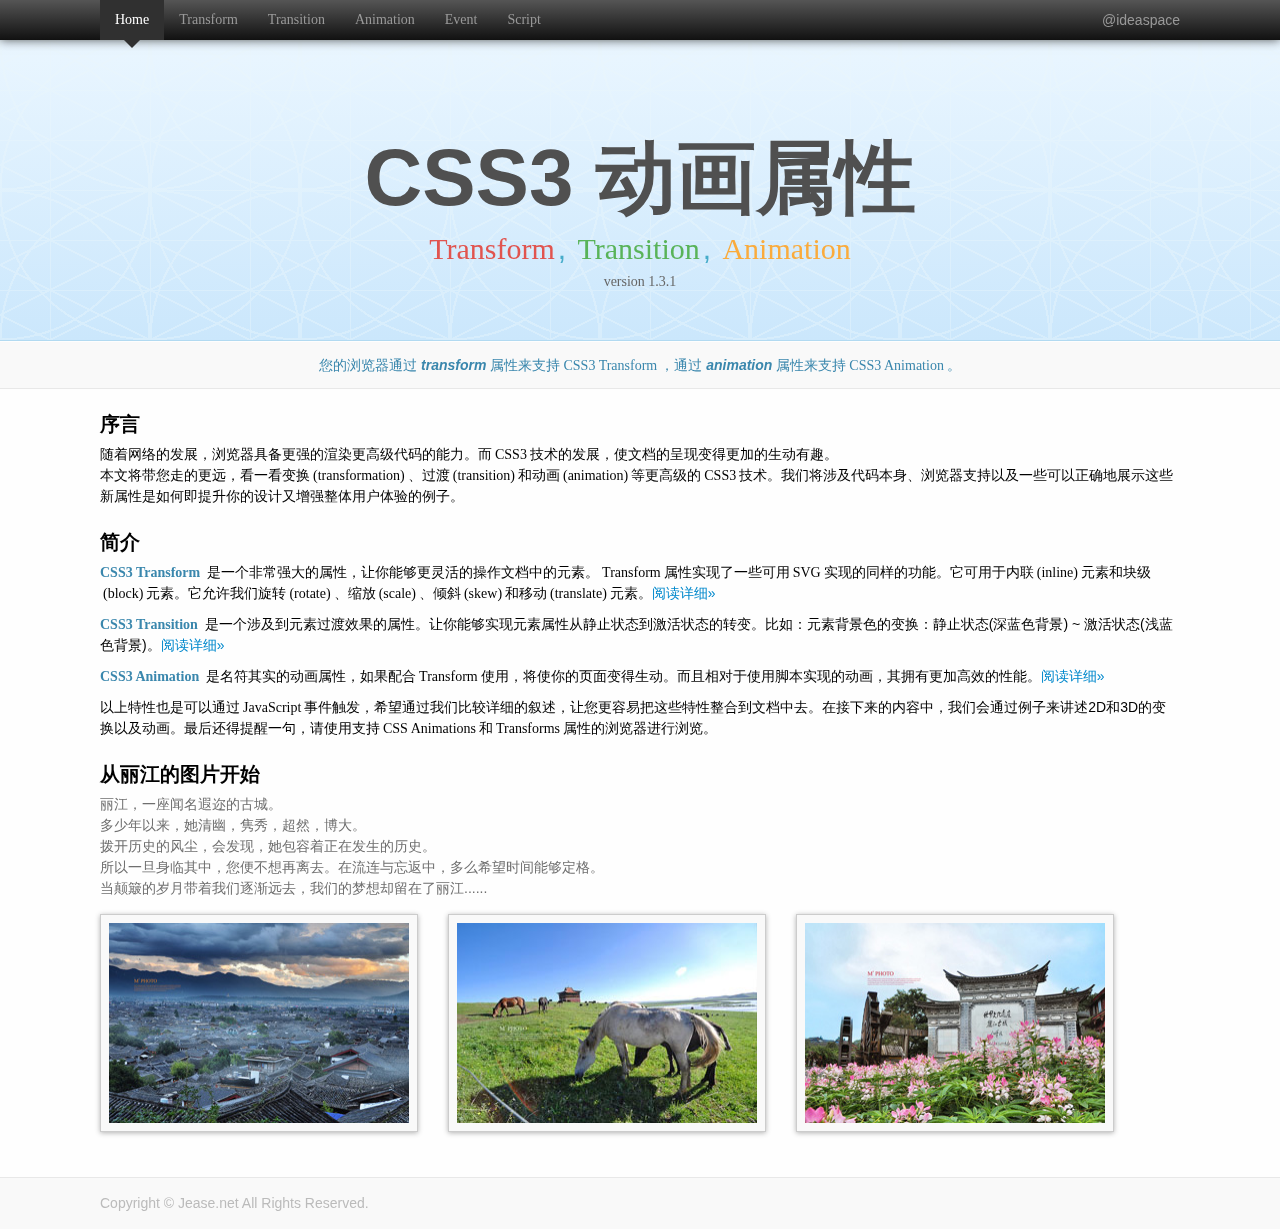
<file: index.html>
<!DOCTYPE HTML>
<html>
<head>
	<meta charset="UTF-8">
	<title>您需要知道的 CSS3 动画属性</title>
	<meta name="keywords" content="CSS3, CSS3动画, 过度, 变换, 属性探测">
	<meta name="description" content="本文讨论主要讨论CSS3动画属性，它们能够赋予你更强大的控制页面元素的能力，实现很酷的纯CSS3的动画效果。">
	<link rel="stylesheet" href="css/base.css">
	<link rel="stylesheet" href="css/home.css">
	<!--[if lt IE 9]>
		<script src="js/html5.js"></script>
	<![endif]-->
</head>
<body class="home">
	<div class="navbar">
		<div class="inner">
			<ul class="nav">
				<li class="active">
					<a href="./">Home</a>
				</li>
				<li>
					<a href="transform/">Transform</a>
				</li>
				<li>
					<a href="transition/">Transition</a>
				</li>
				<li>
					<a href="animation/">Animation</a>
				</li>
				<li>
					<a href="event/">Event</a>
				</li>
				<li>
					<a href="script/">Script</a>
				</li>
                <!--<li>-->
                    <!--<a href="easing/">Easing</a>-->
                <!--</li>-->
			</ul>
			<a class="weibo" target="_blank" title="新浪微博" href="http://weibo.com/ideaspace/">@ideaspace</a>
		</div>
	</div>
	<div class="wrap">
		<header class="banner">
			<div class="inner">
				<h1 class="heading">CSS3 动画属性</h1>
				<p><code class="red">Transform</code>, <code class="green">Transition</code>, <code class="yellow">Animation</code></p>
				<p class="ver"><code>version 1.3.1</code></p>
			</div>
		</header>
		<div id="userAgent" class="support emphasize">
			<p></p>
		</div>
		<article class="post">
			<header>
				<h2 class="title">序言</h2>
			</header>
			<section class="part">
				<div class="sect">
					<p>随着网络的发展，浏览器具备更强的渲染更高级代码的能力。而<code>CSS3</code>技术的发展，使文档的呈现变得更加的生动有趣。</p>
					<p></p>
					<p>本文将带您走的更远，看一看变换<code>(transformation)</code>、过渡<code>(transition)</code>和动画<code>(animation)</code>等更高级的<code>CSS3</code>技术。我们将涉及代码本身、浏览器支持以及一些可以正确地展示这些新属性是如何即提升你的设计又增强整体用户体验的例子。</p>
				</div>
			</section>
			<header>
				<h2 class="title">简介</h2>
			</header>
			<section class="part">
				<div class="sect">
					<p class="paragraph"><strong><code class="emphasize">CSS3 Transform</code></strong> 是一个非常强大的属性，让你能够更灵活的操作文档中的元素。<code>Transform</code>属性实现了一些可用<code>SVG</code>实现的同样的功能。它可用于内联<code>(inline)</code>元素和块级<code>(block)</code>元素。它允许我们旋转<code>(rotate)</code>、缩放<code>(scale)</code>、倾斜<code>(skew)</code>和移动<code>(translate)</code>元素。<a href="transform/">阅读详细»</a></p>
					<p class="paragraph"><strong><code class="emphasize">CSS3 Transition</code></strong> 是一个涉及到元素过渡效果的属性。让你能够实现元素属性从静止状态到激活状态的转变。比如：元素背景色的变换：静止状态(深蓝色背景) ~ 激活状态(浅蓝色背景)。<a href="transition/">阅读详细»</a></p>
					<p class="paragraph"><strong><code class="emphasize">CSS3 Animation</code></strong> 是名符其实的动画属性，如果配合<code>Transform</code>使用，将使你的页面变得生动。而且相对于使用脚本实现的动画，其拥有更加高效的性能。<a href="animation/">阅读详细»</a></p>
					<p>以上特性也是可以通过<code>JavaScript</code>事件触发，希望通过我们比较详细的叙述，让您更容易把这些特性整合到文档中去。在接下来的内容中，我们会通过例子来讲述2D和3D的变换以及动画。最后还得提醒一句，请使用支持<code>CSS Animations</code>和<code>Transforms</code>属性的浏览器进行浏览。</p>
				</div>
			</section>
			<header>
				<h2 class="title">从丽江的图片开始</h2>
			</header>
			<section class="part">
				<div class="poetry">
					<p>丽江，一座闻名遐迩的古城。</p>
					<p>多少年以来，她清幽，隽秀，超然，博大。</p>
					<p>拨开历史的风尘，会发现，她包容着正在发生的历史。</p>
					<p>所以一旦身临其中，您便不想再离去。在流连与忘返中，多么希望时间能够定格。</p>
					<p>当颠簸的岁月带着我们逐渐远去，我们的梦想却留在了丽江......</p>
				</div>
				<div class="animate">
					<ul class="thumbnails clearfix">
						<li>
							<div class="pic">
								<img src="imgs/1.jpg" alt="Li Jiang">
								<div class="mark mark-top"></div>
								<div class="mark mark-bottom"></div>
								<div class="text">
									<p>丽江，一座闻名遐迩的古城。一旦身临其境，便流连忘返。</p>
								</div>
							</div>
						</li>
						<li>
							<div class="pic">
								<img src="imgs/2.jpg" alt="Li Jiang">
								<div class="mark"></div>
								<div class="text">
									<p>此景只应天上有，人间能有几回闻。</p>
								</div>
							</div>
						</li>
						<li>
							<div class="pic">
								<img class="animate" src="imgs/3.jpg" alt="Li Jiang">
								<div class="mark"></div>
								<div class="text">
									<p>丽江古城，未曾走远，便已怀念。</p>
								</div>
							</div>
						</li>
					</ul>
				</div>
			</section>
		</article>
		<footer class="footer">
			<div class="inner">
				<p>Copyright &copy; Jease.net All Rights Reserved. </p>
			</div>
		</footer>
	</div>
    <div id="tmplPop"></div>
    <script id="winPop" type="text/x-jquery-tmpl">
        <div id="winAlert" class="win win-pop win-default hidden">
            <div class="inner">
                <div class="hd"><button class="close" data-bind="close">&times;</button><h3>${Tips}</h3></div>
                <div class="bd">
                    <p>{{html words}}</p>
                </div>
                <div class="ft">
                    <a href="#" class="btn btn-major" data-bind="close">确定</a>
                </div>
            </div>
            <div class="win-bg"></div>
        </div>
    </script>
    <script type="text/javascript" src="js/jquery.min.js"></script>
    <script type="text/javascript" src="js/jquery.tmpl.min.js"></script>
	<script type="text/javascript" src="js/base.js"></script>
	<script type="text/javascript">
		$(document).ready(function() {
		    if ( Ye.detect.isBelowIe10() ) {
		        var data = {
		            Tips: "温馨提示",
		            words: "检测到您正在使用低于<code>IE10</code>版本的<code>IE</code>神器，并不支持<code>CSS3</code>动画属性。"
		        };
		        $('#tmplPop').empty().append($('#winPop').tmpl(data));
		        setTimeout(function() {
		            new Ye.dialog('#winAlert',{
		                masker : true,
		                static : true
		            })
		        },500)
		    }
		    var sp = Ye.detect.support();
		    var node = $("#userAgent > p");
		    sp.animation && sp.transform ?
		    node.html('您的浏览器通过<em>'+ sp.transformProp +'</em>属性来支持<code>CSS3 Transform</code>，通过<em>' + sp.animationProp + '</em>属性来支持<code>CSS3 Animation</code>。')
		    : sp.transform ? node.html('您的浏览器通过<em>' + sp.transformProp + '</em>属性来支持<code>CSS3 Transform</code>, 但不支持<code>CSS3 Animation</code>')
		    : node.html("您的浏览器并不支持<code>CSS3</code>动画");
		})
	</script>
</body>
</html>
</file>
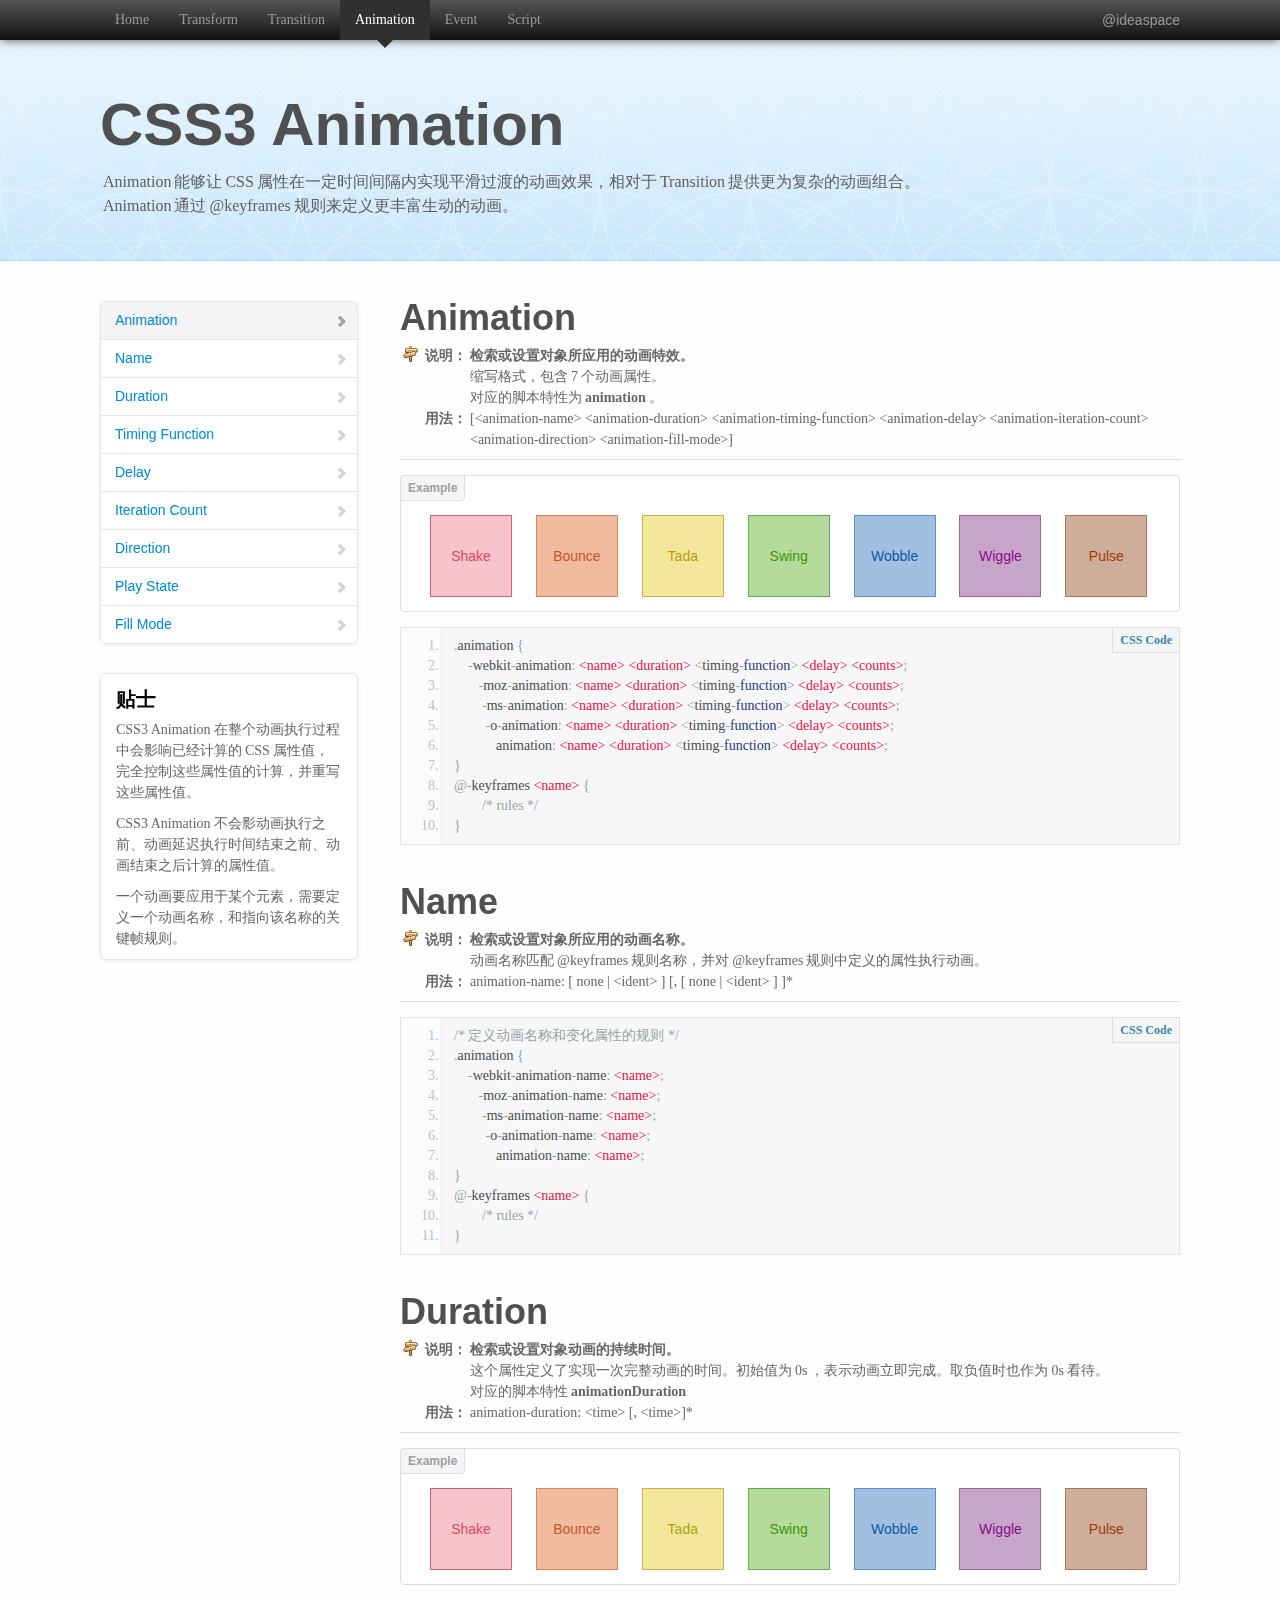
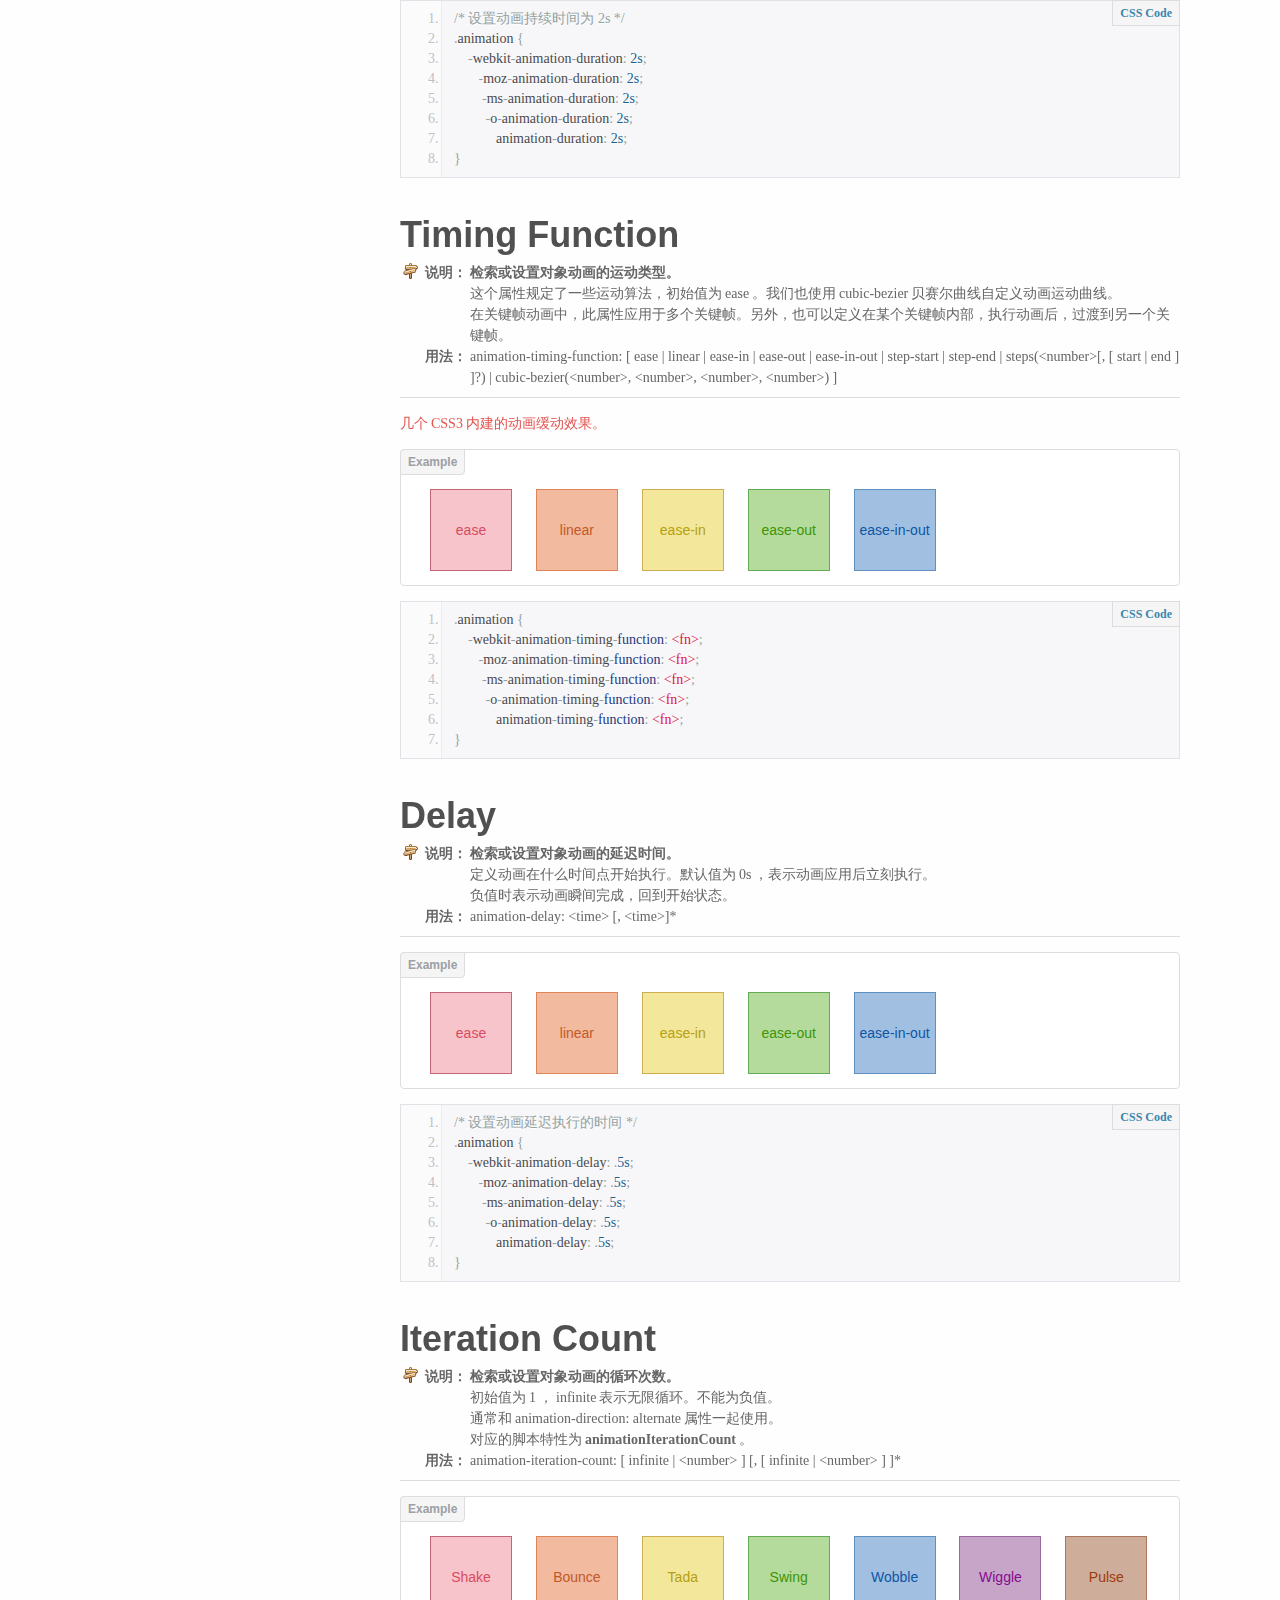
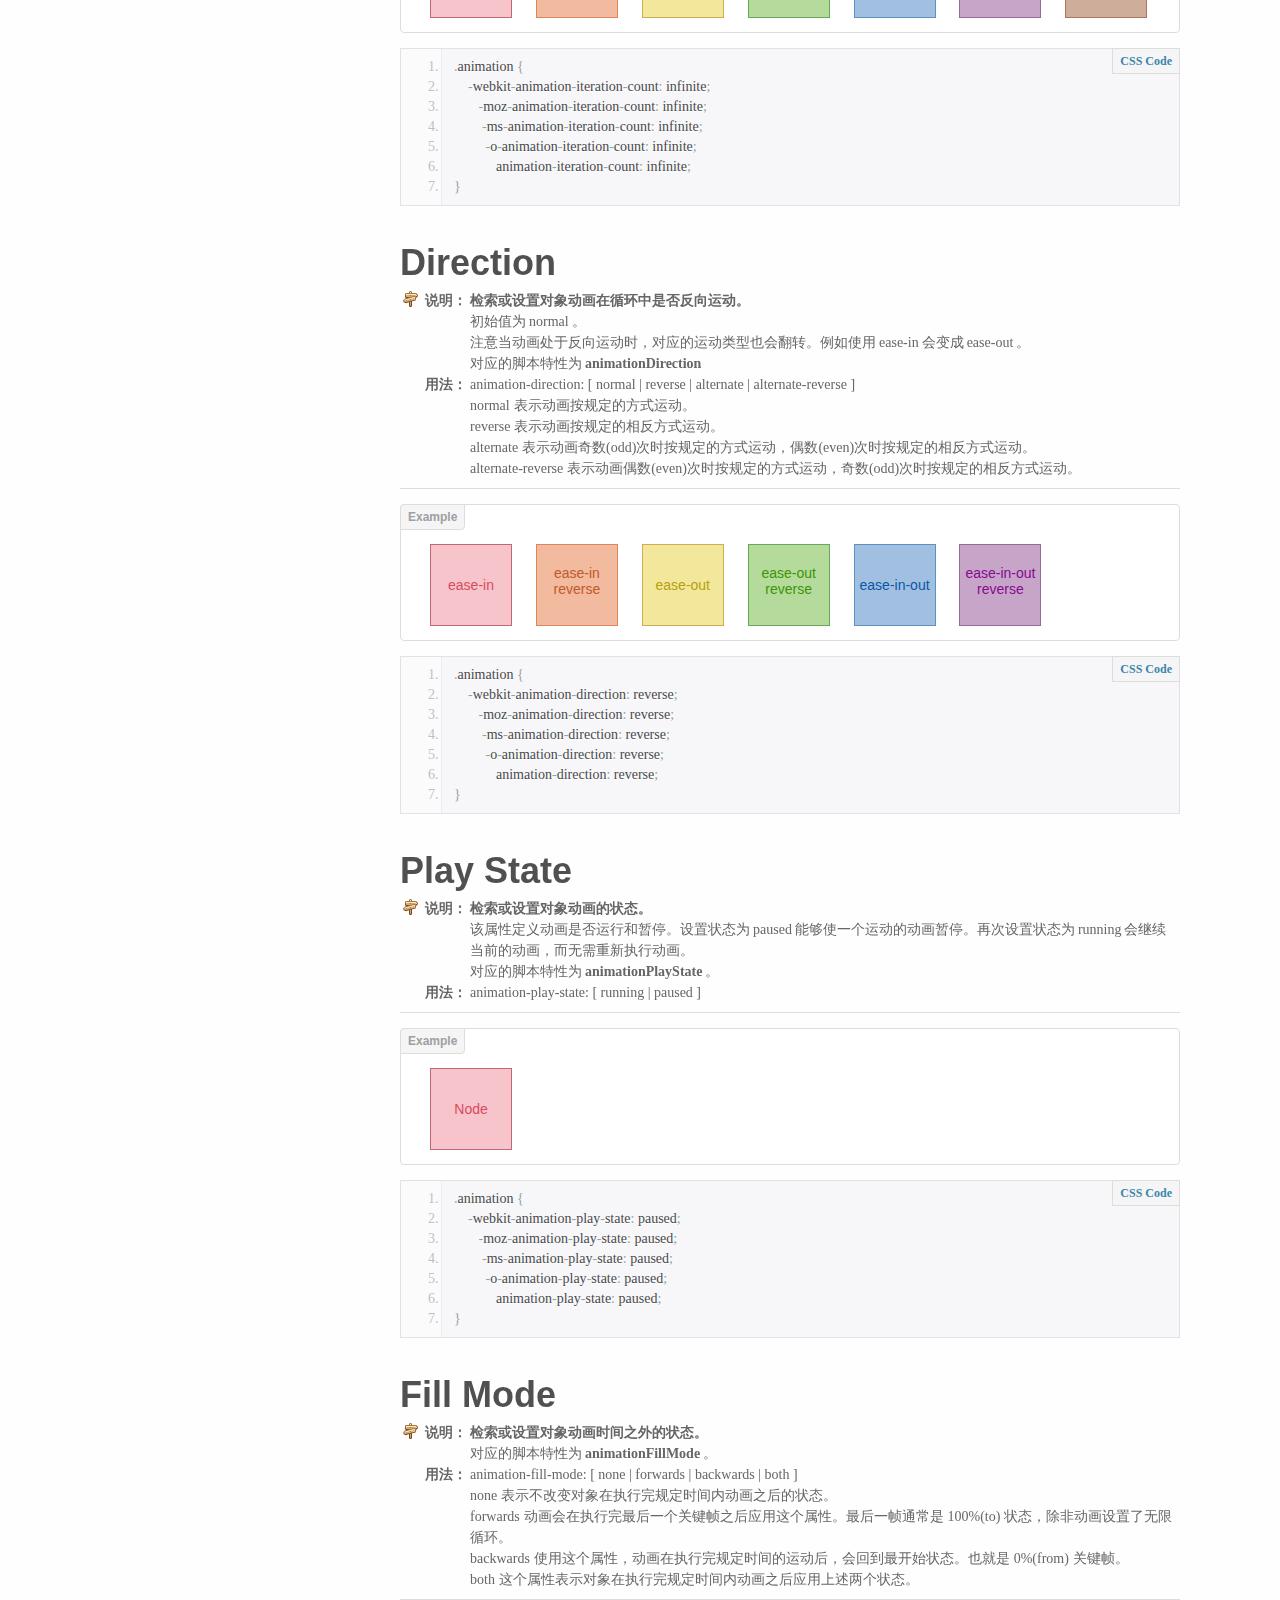
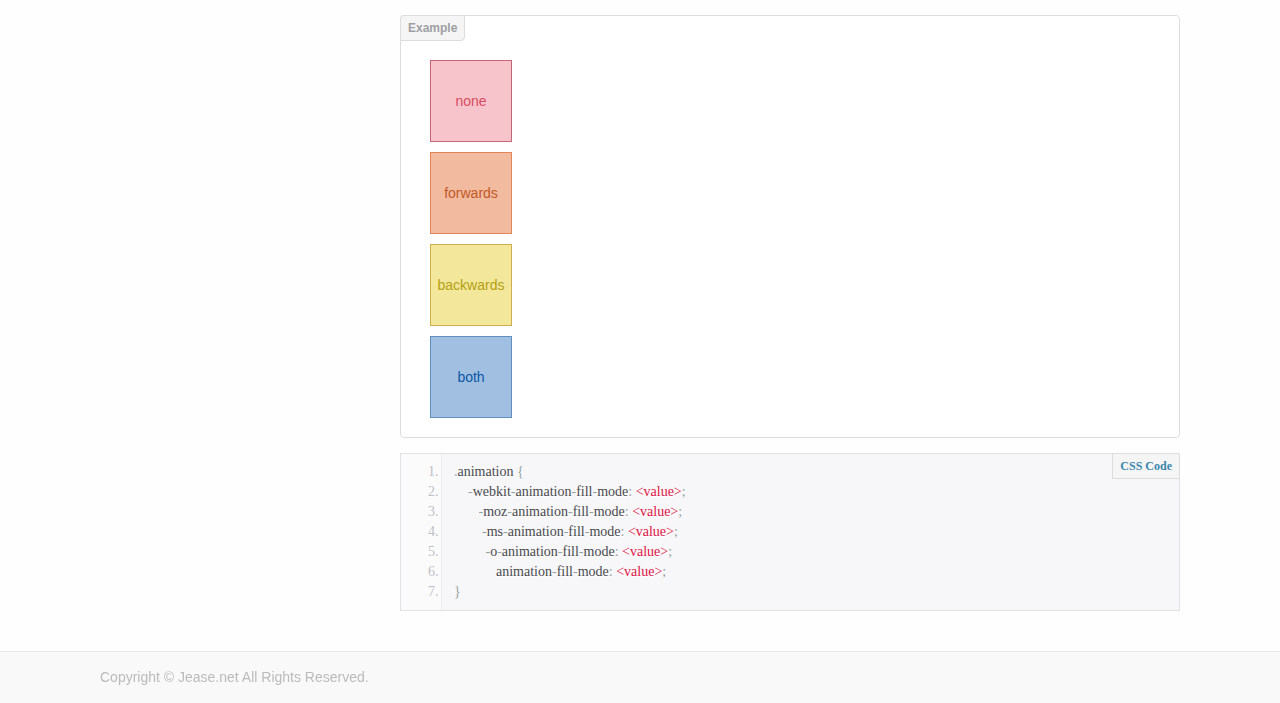
<file: animation/index.html>
<!DOCTYPE HTML>
<html>
<head>
	<meta charset="UTF-8">
	<title>CSS3 动画属性之 Animation</title>
	<meta name="keywords" content="CSS3, CSS3动画, Animation">
	<meta name="description" content="Animation能够让CSS属性在一定时间间隔内实现动画过渡的效果，定义更丰富生动的动画">
	<link rel="stylesheet" href="../css/base.css">
	<link rel="stylesheet" href="../css/animation.css">
	<link rel="stylesheet" href="../css/prettify.css">
	<!--[if lt IE 9]>
		<script src="../js/html5.js"></script>
	<![endif]-->
</head>
<body class="page">
	<div class="navbar">
		<div class="inner">
			<ul class="nav">
				<li>
					<a href="../">Home</a>
				</li>
				<li>
					<a href="../transform/">Transform</a>
				</li>
				<li>
					<a href="../transition/">Transition</a>
				</li>
				<li class="active">
					<a href="../animation/">Animation</a>
				</li>
				<li>
					<a href="../event/">Event</a>
				</li>
				<li>
					<a href="../script/">Script</a>
				</li>
                <!--<li>-->
                    <!--<a href="../easing/">Easing</a>-->
                <!--</li>-->
			</ul>
			<a class="weibo" target="_blank" title="新浪微博" href="http://weibo.com/ideaspace/">@ideaspace</a>
		</div>
	</div>
	<div class="wrap">
		<header class="banner">
			<div class="inner">
				<h1 class="heading">CSS3 Animation</h1>
				<p><code>Animation</code>能够让<code>CSS</code>属性在一定时间间隔内实现平滑过渡的动画效果，相对于<code>Transition</code>提供更为复杂的动画组合。</p>
				<p><code>Animation</code>通过<code>@keyframes</code>规则来定义更丰富生动的动画。</p>
			</div>
		</header>
		<div class="container">
			<div class="main clearfix">
				<aside class="span-1">
					<div class="inner">
						<ul class="nav nav-list property-nav">
							<li>
								<a href="#animation">Animation<i class="icon-chevron-right"></i></a>
							</li>
							<li>
								<a href="#name">Name<i class="icon-chevron-right"></i></a>
							</li>
							<li>
								<a href="#duration">Duration<i class="icon-chevron-right"></i></a>
							</li>
							<li>
								<a href="#timingFunction">Timing Function<i class="icon-chevron-right"></i></a>
							</li>
							<li>
								<a href="#delay">Delay<i class="icon-chevron-right"></i></a>
							</li>
							<li>
								<a href="#iterationCount">Iteration Count<i class="icon-chevron-right"></i></a>
							</li>
							<li>
								<a href="#direction">Direction<i class="icon-chevron-right"></i></a>
							</li>
							<li>
								<a href="#playState">Play State<i class="icon-chevron-right"></i></a>
							</li>
							<li>
								<a href="#fillMode">Fill Mode<i class="icon-chevron-right"></i></a>
							</li>
						</ul>
						<article class="tips">
							<header>
								<h2 class="title">贴士</h2>
								<section class="part">
									<div class="sect">
										<p class="paragraph"><code>CSS3 Animation</code>在整个动画执行过程中会影响已经计算的<code>CSS</code>属性值，完全控制这些属性值的计算，并重写这些属性值。</p>
										<p class="paragraph"><code>CSS3 Animation</code>不会影动画执行之前、动画延迟执行时间结束之前、动画结束之后计算的属性值。</p>
										<p>一个动画要应用于某个元素，需要定义一个动画名称，和指向该名称的关键帧规则。</p>
									</div>
								</section>
							</header>
						</article>
					</div>
				</aside>
			<div class="span-2">
				<!-- Animation Property -->
				<section id="animation">
					<header class="page-header">
						<h1>Animation</h1>
						<div class="explain">
							<p><strong>检索或设置对象所应用的动画特效。</strong></p>
							<p>缩写格式，包含<code>7</code>个动画属性。</p>
							<p>对应的脚本特性为<strong><code>animation</code></strong>。</p>
						</div>
						<div class="use">
							<p><code>[&lt;animation-name&gt;  &lt;animation-duration&gt;  &lt;animation-timing-function&gt;  &lt;animation-delay&gt;  &lt;animation-iteration-count&gt;  &lt;animation-direction&gt;  &lt;animation-fill-mode&gt;]</code></p>
						</div>
					</header>
					<div class="example">
						<div class="animate">
							<div class="node node-red ani-1">Shake</div>
							<div class="node node-orange ani-2">Bounce</div>
							<div class="node node-yellow ani-3">Tada</div>
							<div class="node node-green ani-4">Swing</div>
							<div class="node node-blue ani-5">Wobble</div>
							<div class="node node-purple ani-6">Wiggle</div>
							<div class="node node-brown ani-7">Pulse</div>
						</div>
					</div>
					<pre class="prettyprint linenums css">
.animation {
    -webkit-animation: &lt;name&gt; &lt;duration&gt; &lt;timing-function&gt; &lt;delay&gt; &lt;counts&gt;;
       -moz-animation: &lt;name&gt; &lt;duration&gt; &lt;timing-function&gt; &lt;delay&gt; &lt;counts&gt;;
        -ms-animation: &lt;name&gt; &lt;duration&gt; &lt;timing-function&gt; &lt;delay&gt; &lt;counts&gt;;
         -o-animation: &lt;name&gt; &lt;duration&gt; &lt;timing-function&gt; &lt;delay&gt; &lt;counts&gt;;
            animation: &lt;name&gt; &lt;duration&gt; &lt;timing-function&gt; &lt;delay&gt; &lt;counts&gt;;
}
@-keyframes &lt;name&gt; {
	/* rules */
}</pre>
				</section>
				<!-- Rotate Property -->
				<section id="name">
					<header class="page-header">
						<h1>Name</h1>
						<div class="explain">
							<p><strong>检索或设置对象所应用的动画名称。</strong></p>
							<p>动画名称匹配<code>@keyframes</code>规则名称，并对<code>@keyframes</code>规则中定义的属性执行动画。</p>
						</div>
						<div class="use">
							<p><code>animation-name: [ none | &lt;ident&gt; ] [, [ none | &lt;ident&gt; ] ]* </code></p>
						</div>
					</header>
					<pre class="prettyprint linenums css">/* 定义动画名称和变化属性的规则 */
.animation {
    -webkit-animation-name: &lt;name&gt;;
       -moz-animation-name: &lt;name&gt;;
        -ms-animation-name: &lt;name&gt;;
         -o-animation-name: &lt;name&gt;;
            animation-name: &lt;name&gt;;
}
@-keyframes &lt;name&gt; {
	/* rules */
}</pre>
				</section>
				<!-- Scale Property -->
				<section id="duration">
					<header class="page-header">
						<h1>Duration</h1>
						<div class="explain">
							<p><strong>检索或设置对象动画的持续时间。</strong></p>
							<p>这个属性定义了实现一次完整动画的时间。初始值为<code>0s</code>，表示动画立即完成。取负值时也作为<code>0s</code>看待。</p>
							<p>对应的脚本特性<strong><code>animationDuration</code></strong></p>
						</div>
						<div class="use">
							<p><code>animation-duration: &lt;time&gt; [, &lt;time&gt;]*</code></p>
						</div>
					</header>
					<div class="example">
						<div class="animate ani-duration">
							<div class="node node-red ani-1">Shake</div>
							<div class="node node-orange ani-2">Bounce</div>
							<div class="node node-yellow ani-3">Tada</div>
							<div class="node node-green ani-4">Swing</div>
							<div class="node node-blue ani-5">Wobble</div>
							<div class="node node-purple ani-6">Wiggle</div>
							<div class="node node-brown ani-7">Pulse</div>
						</div>
					</div>
					<pre class="prettyprint linenums css">/* 设置动画持续时间为 2s */
.animation {
    -webkit-animation-duration: 2s;
       -moz-animation-duration: 2s;
        -ms-animation-duration: 2s;
         -o-animation-duration: 2s;
            animation-duration: 2s;
}</pre>
				</section>
				<!-- Translate Property -->
				<section id="timingFunction">
					<header class="page-header">
						<h1>Timing Function</h1>
						<div class="explain">
							<p><strong>检索或设置对象动画的运动类型。</strong></p>
							<p>这个属性规定了一些运动算法，初始值为<code>ease</code>。我们也使用<code>cubic-bezier</code>贝赛尔曲线自定义动画运动曲线。</p>
							<p>在关键帧动画中，此属性应用于多个关键帧。另外，也可以定义在某个关键帧内部，执行动画后，过渡到另一个关键帧。</p>
						</div>
						<div class="use">
							<p><code>animation-timing-function: [ ease | linear | ease-in | ease-out | ease-in-out | step-start | step-end | steps(&lt;number&gt;[, [ start | end ] ]?) | cubic-bezier(&lt;number&gt;, &lt;number&gt;, &lt;number&gt;, &lt;number&gt;) ]</code></p>
						</div>
					</header>
					<div class="alert red">
						<p>几个<code>CSS3</code>内建的动画缓动效果。</p>
					</div>
					<div class="example">
						<div class="animate ani-tf">
							<div class="node node-red ani-ease">ease</div>
							<div class="node node-orange ani-linear">linear</div>
							<div class="node node-yellow ani-ease-in">ease-in</div>
							<div class="node node-green ani-ease-out">ease-out</div>
							<div class="node node-blue ani-ease-in-out">ease-in-out</div>
						</div>
					</div>
					<pre class="prettyprint linenums css">.animation {
    -webkit-animation-timing-function: &lt;fn&gt;;
       -moz-animation-timing-function: &lt;fn&gt;;
        -ms-animation-timing-function: &lt;fn&gt;;
         -o-animation-timing-function: &lt;fn&gt;;
            animation-timing-function: &lt;fn&gt;;
}</pre>
				</section>
				<!-- Skew Property -->
				<section id="delay">
					<header class="page-header">
						<h1>Delay</h1>
						<div class="explain">
							<p><strong>检索或设置对象动画的延迟时间。</strong></p>
							<p>定义动画在什么时间点开始执行。默认值为<code>0s</code>，表示动画应用后立刻执行。</p>
							<p>负值时表示动画瞬间完成，回到开始状态。</p>
						</div>
						<div class="use">
							<p><code>animation-delay: &lt;time&gt; [, &lt;time&gt;]* </code></p>
						</div>
					</header>
					<div class="example">
						<div class="animate ani-tf ani-delay">
							<div class="node node-red ani-ease">ease</div>
							<div class="node node-orange ani-linear">linear</div>
							<div class="node node-yellow ani-ease-in">ease-in</div>
							<div class="node node-green ani-ease-out">ease-out</div>
							<div class="node node-blue ani-ease-in-out">ease-in-out</div>
						</div>
					</div>
					<pre class="prettyprint linenums css">/* 设置动画延迟执行的时间 */
.animation {
    -webkit-animation-delay: .5s;
       -moz-animation-delay: .5s;
        -ms-animation-delay: .5s;
         -o-animation-delay: .5s;
            animation-delay: .5s;
}</pre>
				</section>
				<!-- Matrix Property -->
				<section id="iterationCount">
					<header class="page-header">
						<h1>Iteration Count</h1>
						<div class="explain">
							<p><strong>检索或设置对象动画的循环次数。</strong></p>
							<p>初始值为<code>1</code>，<code>infinite</code>表示无限循环。不能为负值。</p>
							<p>通常和<code>animation-direction: alternate</code>属性一起使用。</p>
							<p>对应的脚本特性为<strong><code>animationIterationCount</code></strong>。</p>
						</div>
						<div class="use">
							<p><code>animation-iteration-count: [ infinite | &lt;number&gt; ] [, [ infinite | &lt;number&gt; ] ]*</code></p>
						</div>
					</header>
					<div class="example">
						<div class="animate ani-infinite">
							<div class="node node-red ani-1">Shake</div>
							<div class="node node-orange ani-2">Bounce</div>
							<div class="node node-yellow ani-3">Tada</div>
							<div class="node node-green ani-4">Swing</div>
							<div class="node node-blue ani-5">Wobble</div>
							<div class="node node-purple ani-6">Wiggle</div>
							<div class="node node-brown ani-7">Pulse</div>
						</div>
					</div>
					<pre class="prettyprint linenums css">.animation {
    -webkit-animation-iteration-count: infinite;
       -moz-animation-iteration-count: infinite;
        -ms-animation-iteration-count: infinite;
         -o-animation-iteration-count: infinite;
            animation-iteration-count: infinite;
}</pre>
				</section>
				<section id="direction">
					<header class="page-header">
						<h1>Direction</h1>
						<div class="explain">
							<p><strong>检索或设置对象动画在循环中是否反向运动。</strong></p>
							<p>初始值为<code>normal</code>。</p>
							<p>注意当动画处于反向运动时，对应的运动类型也会翻转。例如使用<code>ease-in</code>会变成<code>ease-out</code>。</p>
							<p>对应的脚本特性为<strong><code>animationDirection</code></strong></p>
						</div>
						<div class="use">
							<p><code>animation-direction: [ normal | reverse | alternate | alternate-reverse ] </code></p>
							<p><code>normal</code> 表示动画按规定的方式运动。</p>
							<p><code>reverse</code> 表示动画按规定的相反方式运动。</p>
							<p><code>alternate</code> 表示动画奇数<code>(odd)</code>次时按规定的方式运动，偶数<code>(even)</code>次时按规定的相反方式运动。</p>
							<p><code>alternate-reverse</code> 表示动画偶数<code>(even)</code>次时按规定的方式运动，奇数<code>(odd)</code>次时按规定的相反方式运动。</p>
						</div>
					</header>
					<div class="example">
						<div class="animate ani-tf ani-direct br-text">
							<div class="node node-red ani-ease-in">ease-in</div>
							<div class="node node-orange ani-ease-in ani-reverse"><span>ease-in</span><span>reverse</span></div>
							<div class="node node-yellow ani-ease-out">ease-out</div>
							<div class="node node-green ani-ease-out ani-reverse"><span>ease-out</span><span>reverse</span></div>
							<div class="node node-blue ani-ease-in-out">ease-in-out</div>
							<div class="node node-purple ani-ease-in-out ani-reverse"><span>ease-in-out</span><span>reverse</span></div>
						</div>
					</div>
					<pre class="prettyprint linenums css">.animation {
    -webkit-animation-direction: reverse;
       -moz-animation-direction: reverse;
        -ms-animation-direction: reverse;
         -o-animation-direction: reverse;
            animation-direction: reverse;
}</pre>
				</section>
				<section id="playState">
					<header class="page-header">
						<h1>Play State</h1>
						<div class="explain">
							<p><strong>检索或设置对象动画的状态。</strong></p>
							<p>该属性定义动画是否运行和暂停。设置状态为<code>paused</code>能够使一个运动的动画暂停。再次设置状态为<code>running</code>会继续当前的动画，而无需重新执行动画。</p>
							<p>对应的脚本特性为<strong><code>animationPlayState</code></strong>。</p>
						</div>
						<div class="use">
							<p><code>animation-play-state: [ running | paused ]</code></p>
						</div>
					</header>
					<div class="example">
						<div class="animate ani-play">
							<div class="node node-red ani-pause">Node</div>
						</div>
					</div>
					<pre class="prettyprint linenums css">.animation {
    -webkit-animation-play-state: paused;
       -moz-animation-play-state: paused;
        -ms-animation-play-state: paused;
         -o-animation-play-state: paused;
            animation-play-state: paused;
}</pre>
				</section>
				<section id="fillMode">
					<header class="page-header">
						<h1>Fill Mode</h1>
						<div class="explain">
							<p><strong>检索或设置对象动画时间之外的状态。</strong></p>
							<p>对应的脚本特性为<strong><code>animationFillMode</code></strong>。</p>
						</div>
						<div class="use">
							<p><code>animation-fill-mode: [ none | forwards | backwards | both ]</code></p>
							<p><code>none</code> 表示不改变对象在执行完规定时间内动画之后的状态。</p>
							<p><code>forwards</code> 动画会在执行完最后一个关键帧之后应用这个属性。最后一帧通常是 <code>100%(to)</code> 状态，除非动画设置了无限循环。</p>
							<p><code>backwards</code> 使用这个属性，动画在执行完规定时间的运动后，会回到最开始状态。也就是 <code>0%(from)</code> 关键帧。</p>
							<p><code>both</code> 这个属性表示对象在执行完规定时间内动画之后应用上述两个状态。</p>
						</div>
					</header>
					<div class="example">
						<div class="animate ani-fm">
							<div class="row">
								<div class="node node-red ani-fm-none">none</div>
							</div>
							<div class="row">
								<div class="node node-orange ani-fm-forward">forwards</div>
							</div>
							<div class="row">
								<div class="node node-yellow ani-fm-backward">backwards</div>
							</div>
							<div class="row">
								<div class="node node-blue ani-fm-both">both</div>
							</div>
						</div>
					</div>
					<pre class="prettyprint linenums css">.animation {
    -webkit-animation-fill-mode: &lt;value&gt;;
       -moz-animation-fill-mode: &lt;value&gt;;
        -ms-animation-fill-mode: &lt;value&gt;;
         -o-animation-fill-mode: &lt;value&gt;;
            animation-fill-mode: &lt;value&gt;;
}</pre>
				</section>
			</div>
			</div>
		</div>
		<footer class="footer">
			<div class="inner">
				<p>Copyright &copy; Jease.net All Rights Reserved.</p>
			</div>
		</footer>
		<script type="text/javascript" src="../js/jquery.min.js"></script>
		<script type="text/javascript" src="../js/afixed.js"></script>
		<script type="text/javascript" src="../js/google-code-prettify.js"></script>
		<script type="text/javascript">
			(function(){
				window.prettyPrint && prettyPrint();
			})()
		</script>
	</div>
</body>
</html>
</file>
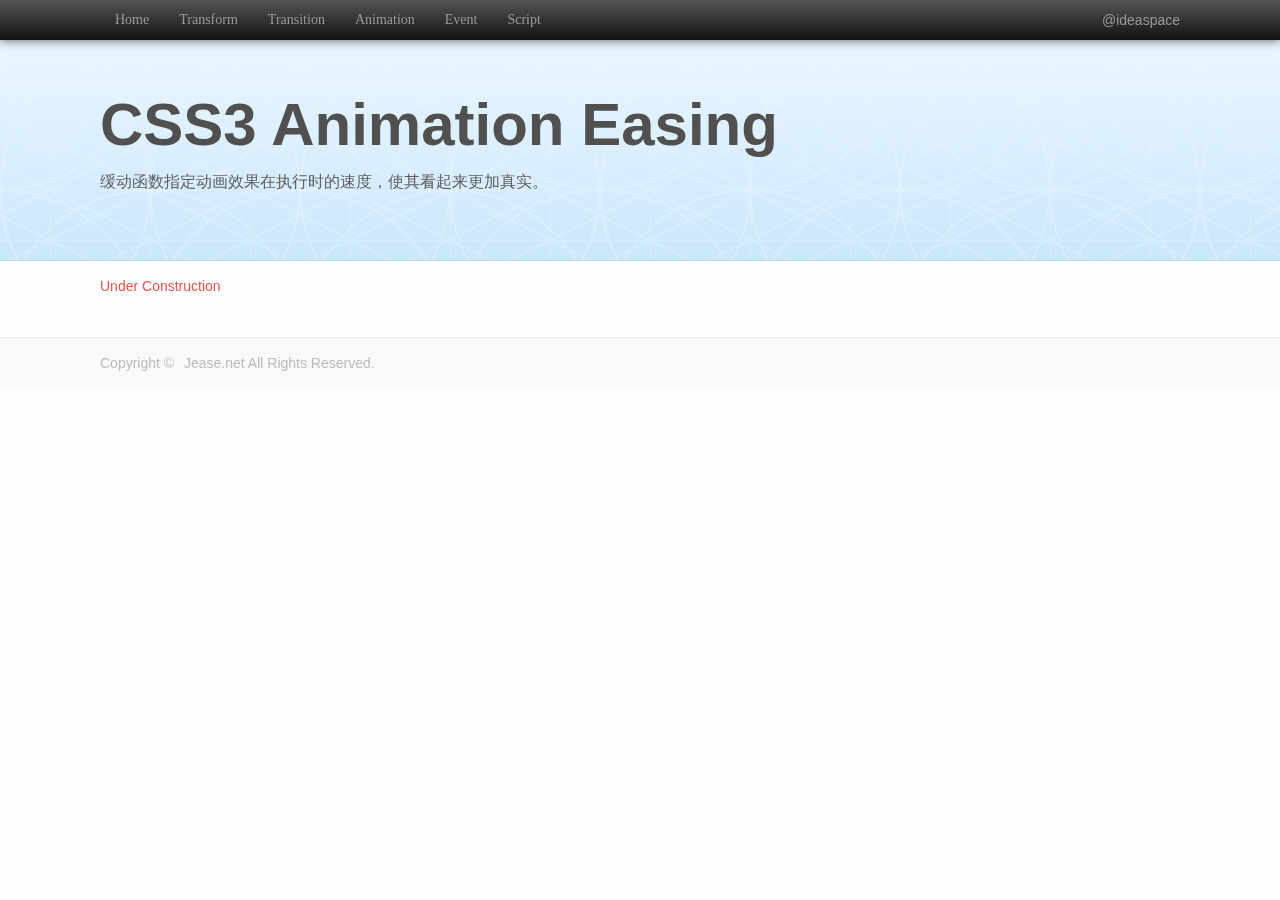
<file: easing/index.html>
<!DOCTYPE HTML>
<html>
<head>
    <meta charset="UTF-8">
    <title>CSS3 缓动函数</title>
    <meta name="keywords" content="CSS3, CSS3动画, 缓动函数">
    <meta name="description" content="此处搜集一些CSS3动画缓动函数">
    <link rel="stylesheet" href="../css/base.css">
    <link rel="stylesheet" href="../css/easing.css">
    <link rel="stylesheet" href="../css/prettify.css">
    <!--[if lt IE 9]>
    <script src="../js/html5.js"></script>
    <![endif]-->
</head>
<body class="page">
<div class="navbar">
    <div class="inner">
        <ul class="nav">
            <li>
                <a href="../">Home</a>
            </li>
            <li>
                <a href="../transform/">Transform</a>
            </li>
            <li>
                <a href="../transition/">Transition</a>
            </li>
            <li>
                <a href="../animation/">Animation</a>
            </li>
            <li>
                <a href="../event/">Event</a>
            </li>
            <li>
                <a href="../script/">Script</a>
            </li>
            <!--<li class="active">-->
                <!--<a href="../easing/">Easing</a>-->
            <!--</li>-->
        </ul>
        <a class="weibo" target="_blank" title="新浪微博" href="http://weibo.com/ideaspace/">@ideaspace</a>
    </div>
</div>
<div class="wrap">
    <header class="banner">
        <div class="inner">
            <h1 class="heading">CSS3 Animation Easing</h1>
            <p>缓动函数指定动画效果在执行时的速度，使其看起来更加真实。</p>
        </div>
    </header>
    <div class="container">
        <div class="main">
            <!-- <div class="easing-collection clearfix">
                <ul>
                    <li class="easing ease-in-sine">
                        <code>EaseInSine</code>
                        <canvas></canvas>
                    </li>
                    <li class="easing ease-out-sine">
                        <code>EaseOutSine</code>
                        <canvas></canvas>
                    </li>
                    <li class="easing ease-in-out-sine">
                        <code>EaseInOutSine</code>
                        <canvas></canvas>
                    </li>
                </ul>
                <ul>
                    <li class="easing ease-in-quad">
                        <code>EaseInQuad</code>
                        <canvas></canvas>
                    </li>
                    <li class="easing ease-out-quad">
                        <code>EaseOutQuad</code>
                        <canvas></canvas>
                    </li>
                    <li class="easing ease-in-out-quad">
                        <code>EaseInOutQuad</code>
                        <canvas></canvas>
                    </li>
                </ul>
                <ul>
                    <li class="easing ease-in-cubic">
                        <code>EaseInCubic</code>
                        <canvas></canvas>
                    </li>
                    <li class="easing ease-out-cubic">
                        <code>EaseOutCubic</code>
                        <canvas></canvas>
                    </li>
                    <li class="easing ease-in-out-cubic">
                        <code>EaseInOutCubic</code>
                        <canvas></canvas>
                    </li>
                </ul>
                <ul>
                    <li class="easing ease-in-quart">
                        <code>EaseInQuart</code>
                        <canvas></canvas>
                    </li>
                    <li class="easing ease-out-quart">
                        <code>EaseOutQuart</code>
                        <canvas></canvas>
                    </li>
                    <li class="easing ease-in-out-quart">
                        <code>EaseInOutQuart</code>
                        <canvas></canvas>
                    </li>
                </ul>
                <ul>
                    <li class="easing ease-in-quint">
                        <code>EaseInQuint</code>
                        <canvas></canvas>
                    </li>
                    <li class="easing ease-out-quint">
                        <code>EaseOutQuint</code>
                        <canvas></canvas>
                    </li>
                    <li class="easing ease-in-out-quint">
                        <code>EaseInOutQuint</code>
                        <canvas></canvas>
                    </li>
                </ul>
                <ul>
                    <li class="easing ease-in-expo">
                        <code>EaseInExpo</code>
                        <canvas></canvas>
                    </li>
                    <li class="easing ease-out-expo">
                        <code>EaseOutExpo</code>
                        <canvas></canvas>
                    </li>
                    <li class="easing ease-in-out-expo">
                        <code>EaseInOutExpo</code>
                        <canvas></canvas>
                    </li>
                </ul>
                <ul>
                    <li class="easing ease-in-circ">
                        <code>EaseInCirc</code>
                        <canvas></canvas>
                    </li>
                    <li class="easing ease-out-circ">
                        <code>EaseOutCirc</code>
                        <canvas></canvas>
                    </li>
                    <li class="easing ease-in-out-circ">
                        <code>EaseInOutCirc</code>
                        <canvas></canvas>
                    </li>
                </ul>
                <ul>
                    <li class="easing ease-in-back">
                        <code>EaseInBack</code>
                        <canvas></canvas>
                    </li>
                    <li class="easing ease-out-back">
                        <code>EaseOutBack</code>
                        <canvas></canvas>
                    </li>
                    <li class="easing ease-in-out-back">
                        <code>EaseInOutBack</code>
                        <canvas></canvas>
                    </li>
                </ul>
            </div> -->
            <div class="alert red">
                <p>Under Construction</p>
            </div>
        </div>
    </div>
    <footer class="footer">
        <div class="inner">
            <p>Copyright &copy; <code id="year"></code> Jease.net All Rights Reserved.</p>
        </div>
    </footer>
</div>
<script type="text/javascript" src="../js/jquery.min.js"></script>
<script type="text/javascript" src="../js/base.js"></script>
</body>
</html>
</file>
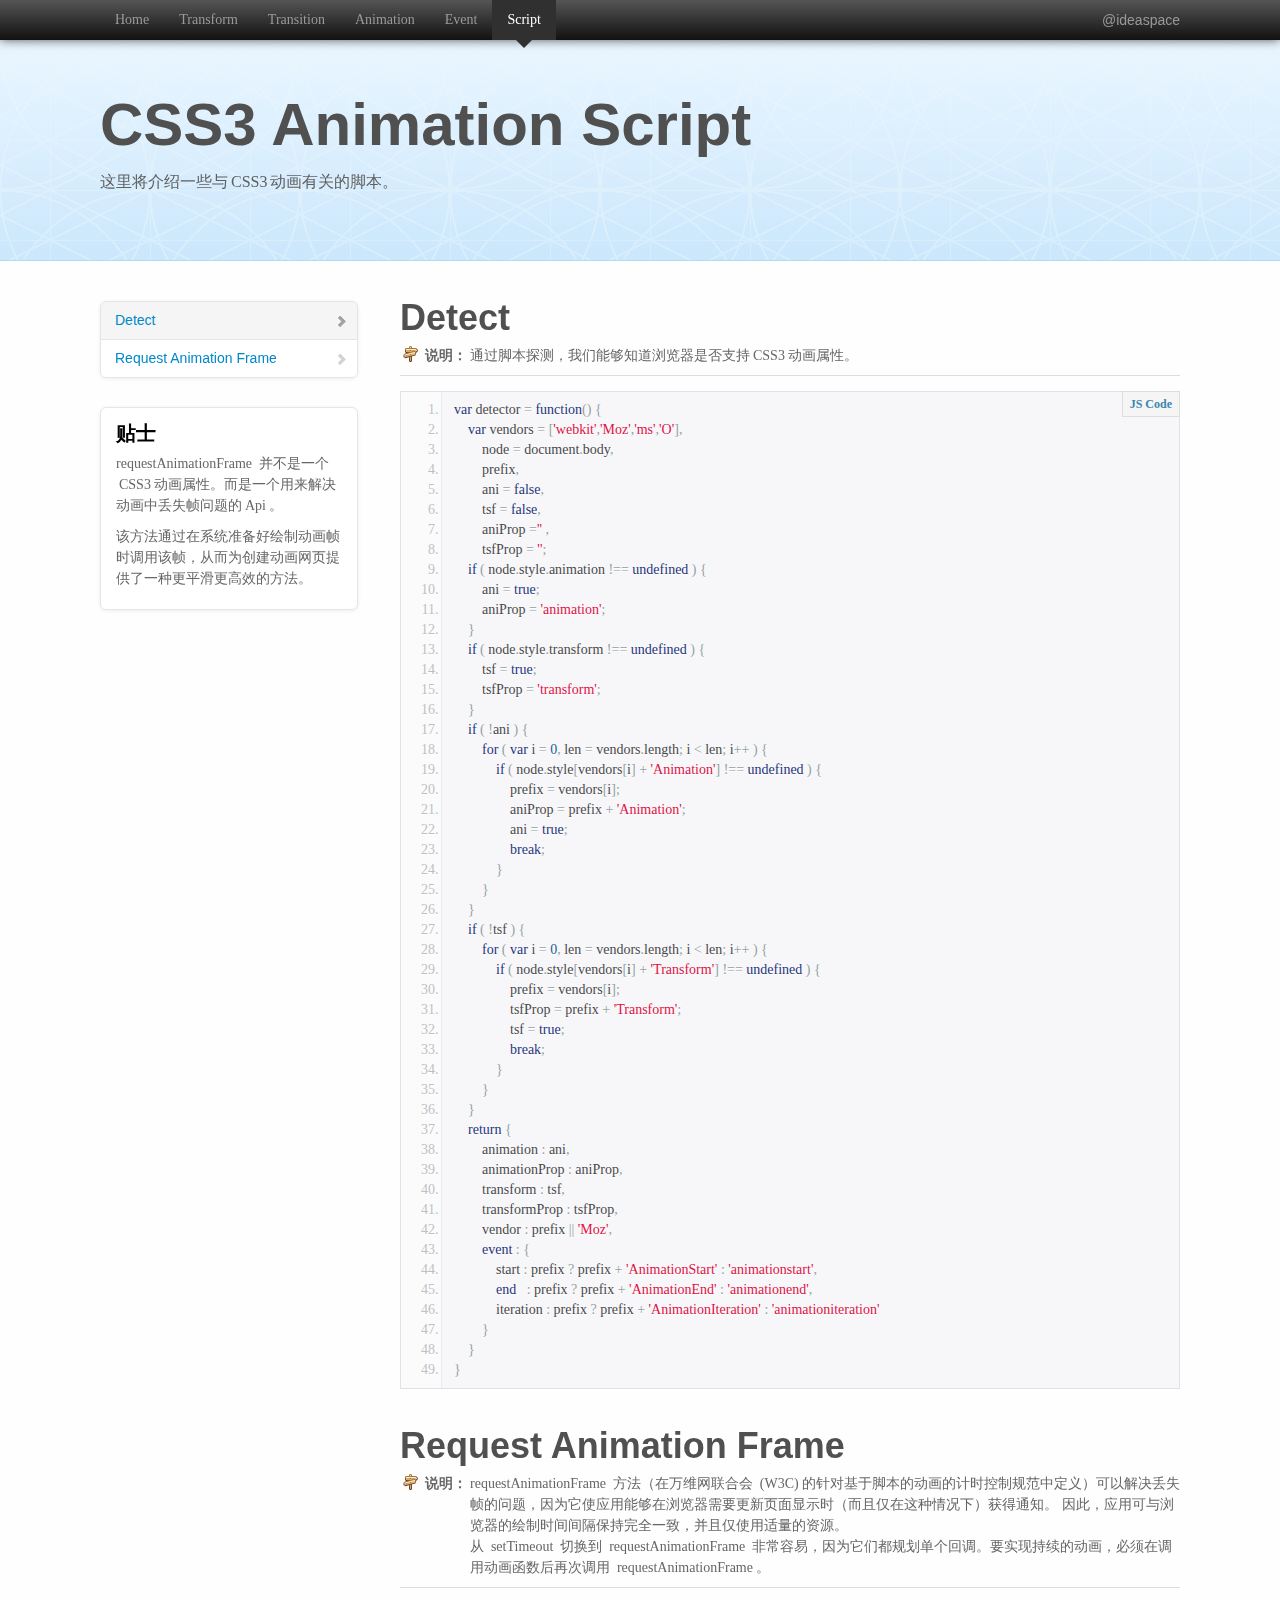
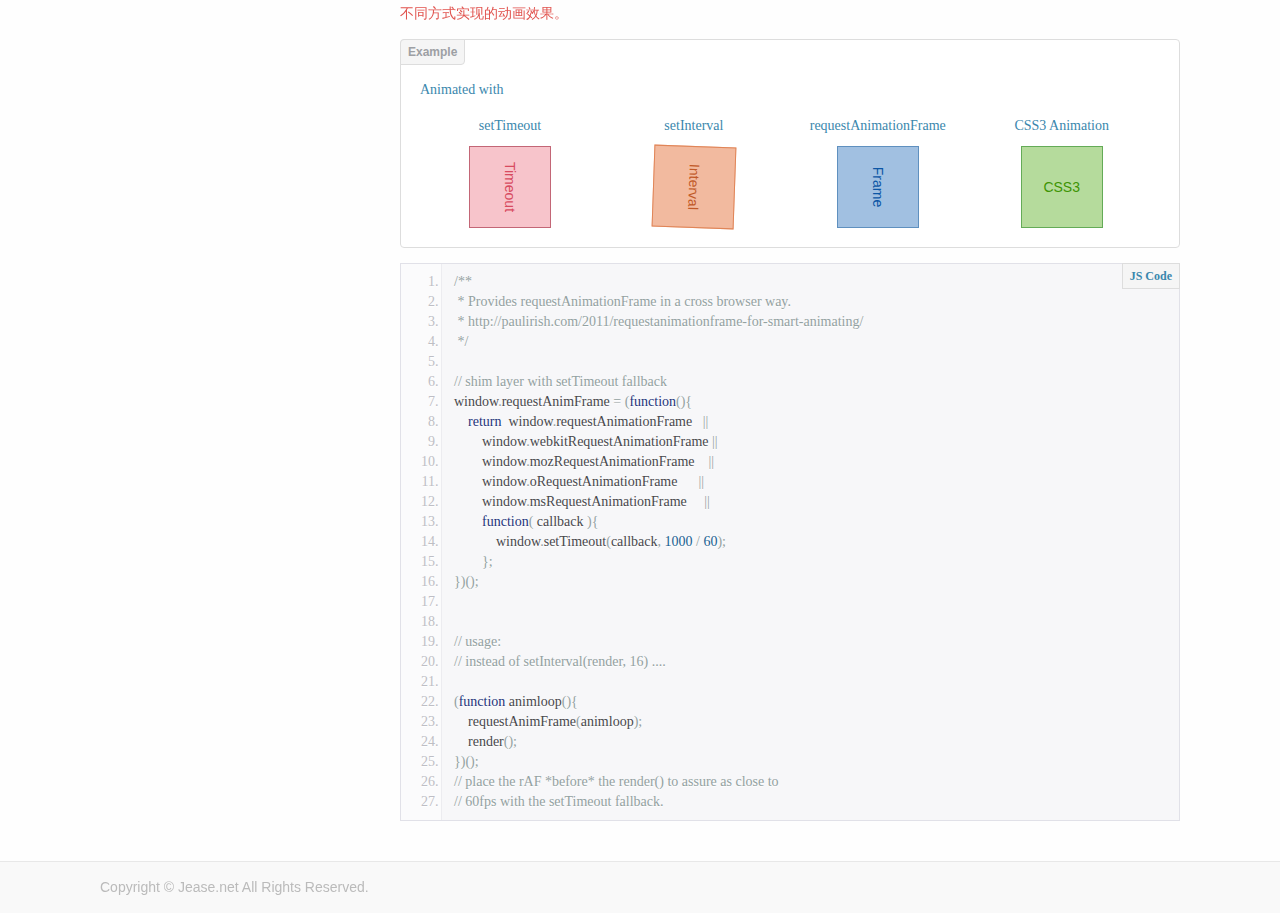
<file: script/index.html>
<!DOCTYPE HTML>
<html>
<head>
	<meta charset="UTF-8">
	<title>CSS3 动画脚本</title>
	<meta name="keywords" content="CSS3, CSS3动画, 动画脚本">
	<meta name="description" content="文章将为您介绍一些与CSS3动画有关的脚本">
	<link rel="stylesheet" href="../css/base.css">
	<link rel="stylesheet" href="../css/script.css">
	<link rel="stylesheet" href="../css/prettify.css">
	<!--[if lt IE 9]>
		<script src="../js/html5.js"></script>
	<![endif]-->
</head>
<body class="page">
	<div class="navbar">
		<div class="inner">
			<ul class="nav">
				<li>
					<a href="../">Home</a>
				</li>
				<li>
					<a href="../transform/">Transform</a>
				</li>
				<li>
					<a href="../transition/">Transition</a>
				</li>
				<li>
					<a href="../animation/">Animation</a>
				</li>
				<li>
					<a href="../event/">Event</a>
				</li>
				<li class="active">
					<a href="../script/">Script</a>
				</li>
                <!--<li>-->
                    <!--<a href="../easing/">Easing</a>-->
                <!--</li>-->
			</ul>
            <a class="weibo" target="_blank" title="新浪微博" href="http://weibo.com/ideaspace/">@ideaspace</a>
		</div>
	</div>
	<div class="wrap">
		<header class="banner">
			<div class="inner">
				<h1 class="heading">CSS3 Animation Script</h1>
				<p>这里将介绍一些与<code>CSS3</code>动画有关的脚本。</p>
			</div>
		</header>
		<div class="container clearfix">
			<div class="main">
				<aside class="span-1">
					<div class="inner">
						<ul class="nav nav-list property-nav">
							<li><a href="#detect">Detect<i class="icon-chevron-right"></i></a></li>
							<li><a href="#requestAniFrame">Request Animation Frame<i class="icon-chevron-right"></i></a></li>
						</ul>
						<article class="tips">
							<header>
								<h2 class="title">贴士</h2>
								<section class="part">
									<div class="sect">
										<p class="paragraph"><code>requestAnimationFrame</code> 并不是一个<code>CSS3</code>动画属性。而是一个用来解决动画中丢失帧问题的<code>Api</code>。
                                        <p class="paragraph">该方法通过在系统准备好绘制动画帧时调用该帧，从而为创建动画网页提供了一种更平滑更高效的方法。</p>
									</div>
								</section>
							</header>
						</article>
					</div>
				</aside>
				<div class="span-2">
					<section id="detect">
						<header class="page-header">
							<h1>Detect</h1>
							<div class="explain">
								<p>通过脚本探测，我们能够知道浏览器是否支持<code>CSS3</code>动画属性。</p>
							</div>
						</header>
						<pre class="prettyprint linenums js">var detector = function() {
    var vendors = ['webkit','Moz','ms','O'],
        node = document.body,
        prefix,
        ani = false,
        tsf = false,
        aniProp ='' ,
        tsfProp = '';
    if ( node.style.animation !== undefined ) {
        ani = true;
        aniProp = 'animation';
    }
    if ( node.style.transform !== undefined ) {
        tsf = true;
        tsfProp = 'transform';
    }
    if ( !ani ) {
        for ( var i = 0, len = vendors.length; i < len; i++ ) {
            if ( node.style[vendors[i] + 'Animation'] !== undefined ) {
                prefix = vendors[i];
                aniProp = prefix + 'Animation';
                ani = true;
                break;
            }
        }
    }
    if ( !tsf ) {
        for ( var i = 0, len = vendors.length; i < len; i++ ) {
            if ( node.style[vendors[i] + 'Transform'] !== undefined ) {
                prefix = vendors[i];
                tsfProp = prefix + 'Transform';
                tsf = true;
                break;
            }
        }
    }
    return {
        animation : ani,
        animationProp : aniProp,
        transform : tsf,
        transformProp : tsfProp,
        vendor : prefix || 'Moz',
        event : {
            start : prefix ? prefix + 'AnimationStart' : 'animationstart',
            end   : prefix ? prefix + 'AnimationEnd' : 'animationend',
            iteration : prefix ? prefix + 'AnimationIteration' : 'animationiteration'
        }
    }
}</pre>
					</section>
					<section id="requestAniFrame">
						<header class="page-header">
							<h1>Request Animation Frame</h1>
							<div class="explain">
								<p><code style="margin-left:0;">requestAnimationFrame</code> 方法（在万维网联合会 <code>(W3C)</code>的针对基于脚本的动画的计时控制规范中定义）可以解决丢失帧的问题，因为它使应用能够在浏览器需要更新页面显示时（而且仅在这种情况下）获得通知。 因此，应用可与浏览器的绘制时间间隔保持完全一致，并且仅使用适量的资源。</p>
								<p>从 <code>setTimeout</code> 切换到 <code>requestAnimationFrame</code> 非常容易，因为它们都规划单个回调。要实现持续的动画，必须在调用动画函数后再次调用 <code>requestAnimationFrame</code>。</p>
							</div>
						</header>
						<div class="alert red">
							<p>不同方式实现的动画效果。</p>
						</div>
                        <div class="example ani-compared">
                        	<p><code>Animated with</code></p>
                        	<ul>
                                <li>
                                    <p><code>setTimeout</code></p>
                                    <div class="node node-red ani-timeout">Timeout</div>
                                </li>
                        		<li>
                        			<p><code>setInterval</code></p>
                        			<div class="node node-orange ani-interval">Interval</div>
                        		</li>
                        		<li>
                        			<p><code>requestAnimationFrame</code></p>
                        			<div class="node node-blue ani-frame">Frame</div>
                        		</li>
                        		<li>
                        			<p><code>CSS3 Animation</code></p>
                        			<div class="node node-green ani-rotate">CSS3</div>
                        		</li>
                        	</ul>
                        </div>
                        <pre class="prettyprint linenums js">/**
 * Provides requestAnimationFrame in a cross browser way.
 * http://paulirish.com/2011/requestanimationframe-for-smart-animating/
 */

// shim layer with setTimeout fallback
window.requestAnimFrame = (function(){
    return  window.requestAnimationFrame   ||
        window.webkitRequestAnimationFrame ||
        window.mozRequestAnimationFrame    ||
        window.oRequestAnimationFrame      ||
        window.msRequestAnimationFrame     ||
        function( callback ){
            window.setTimeout(callback, 1000 / 60);
        };
})();


// usage:
// instead of setInterval(render, 16) ....

(function animloop(){
    requestAnimFrame(animloop);
    render();
})();
// place the rAF *before* the render() to assure as close to
// 60fps with the setTimeout fallback.</pre>
					</section>
				</div>
			</div>
		</div>
		<footer class="footer">
			<div class="inner">
				<p>Copyright &copy; Jease.net All Rights Reserved.</p>
			</div>
		</footer>
		<script type="text/javascript" src="../js/jquery.min.js"></script>
		<script type="text/javascript" src="../js/afixed.js"></script>
        <script type="text/javascript" src="../js/base.js"></script>
		<script type="text/javascript" src="../js/google-code-prettify.js"></script>
		<script type="text/javascript">
			(function(){
				window.prettyPrint && prettyPrint();
                var aniFrame = function() {
                    var sp = Ye.detect.support();
                    var angle = 0;
                    (function loop() {
                        requestAnimationFrame(loop);
                        document.querySelector('.ani-frame').style[sp.transformProp] = 'rotate('+angle+'deg)';
                        angle += 2;
                    })()
                }
                aniFrame();
                var aniInterval = function() {
                    var sp = Ye.detect.support();
                    var angle = 0;
                    setInterval(function() {
                        document.querySelector('.ani-interval').style[sp.transformProp] = 'rotate('+angle+'deg)';
                        angle += 2;
                    },1000 / 60)
                }
                aniInterval();
                var aniTimeout = function() {
                    var sp = Ye.detect.support();
                    var angle = 0;
                    setTimeout(function() {
                        document.querySelector('.ani-timeout').style[sp.transformProp] = 'rotate('+angle+'deg)';
                        angle += 2;
                        setTimeout(arguments.callee,1000 / 60)
                    },1000 / 60)
                }
                aniTimeout();
			})()
		</script>
	</div>
</body>
</html>
</file>
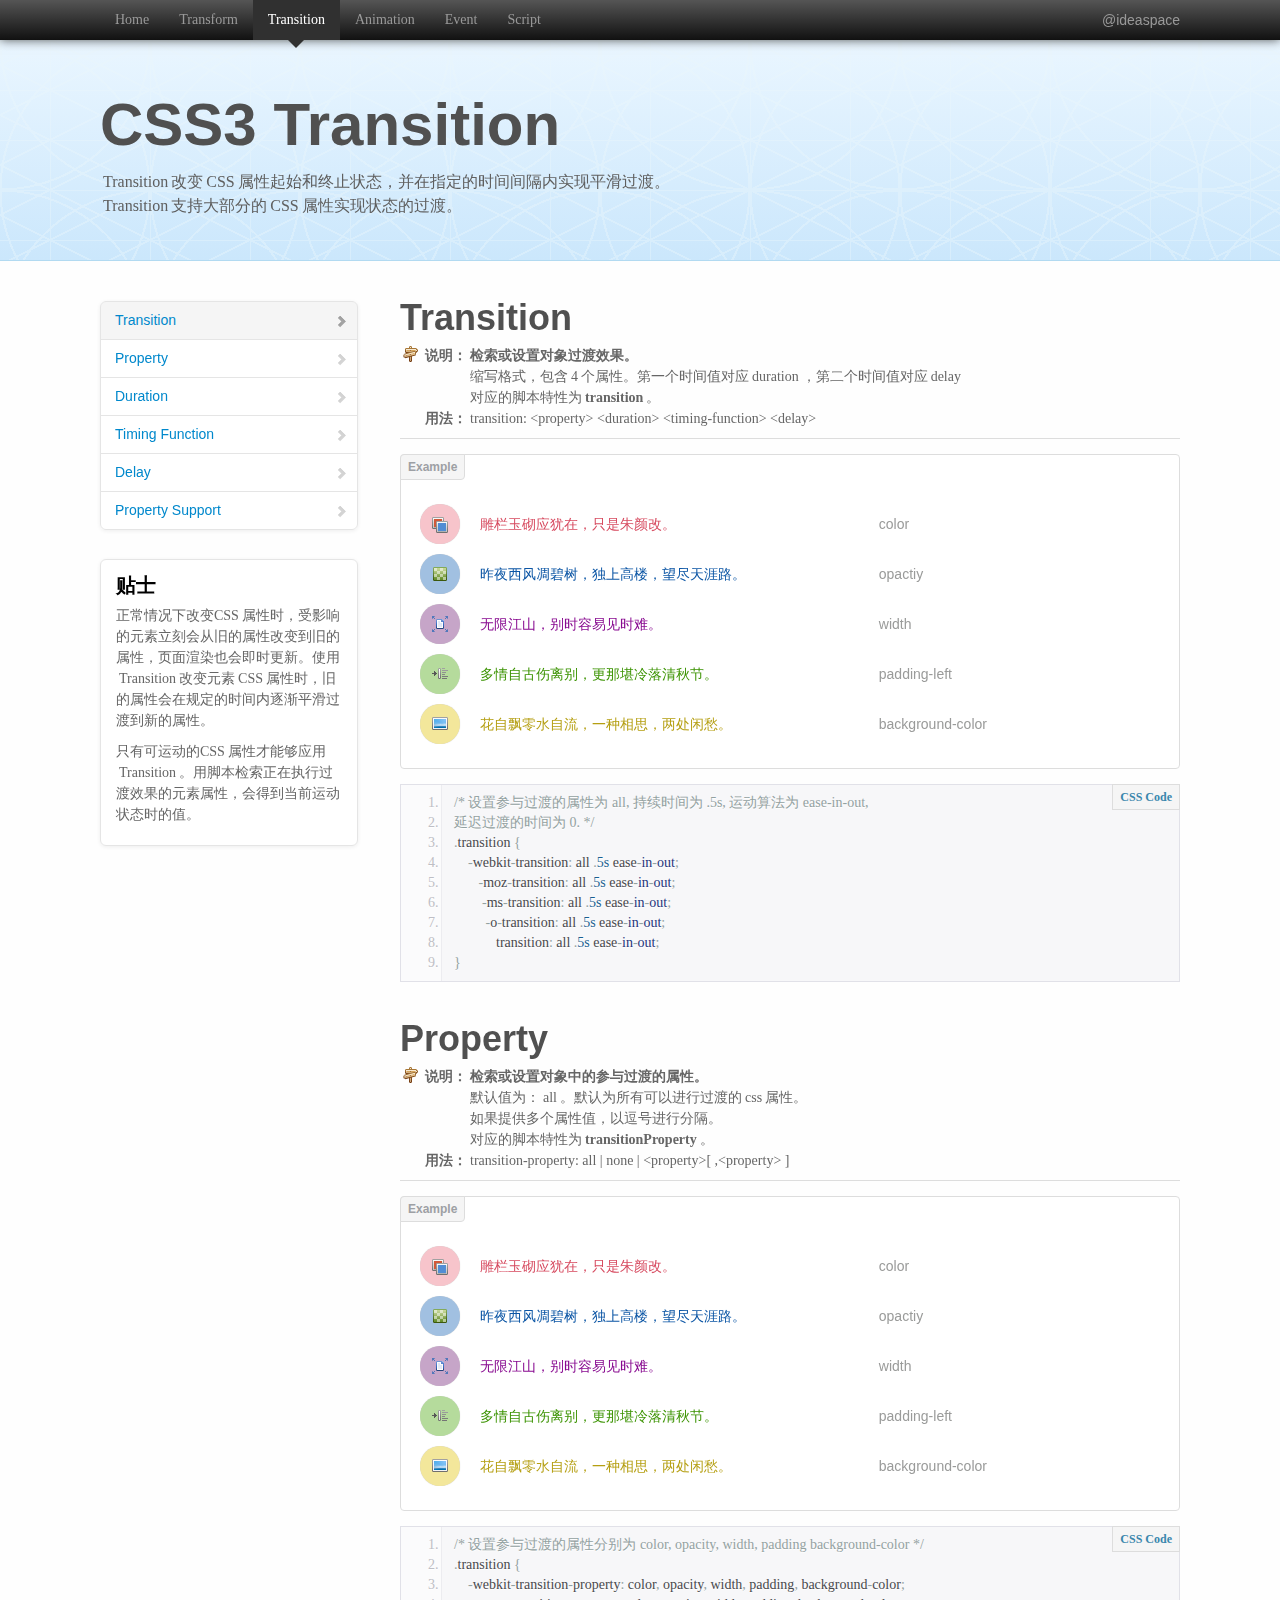
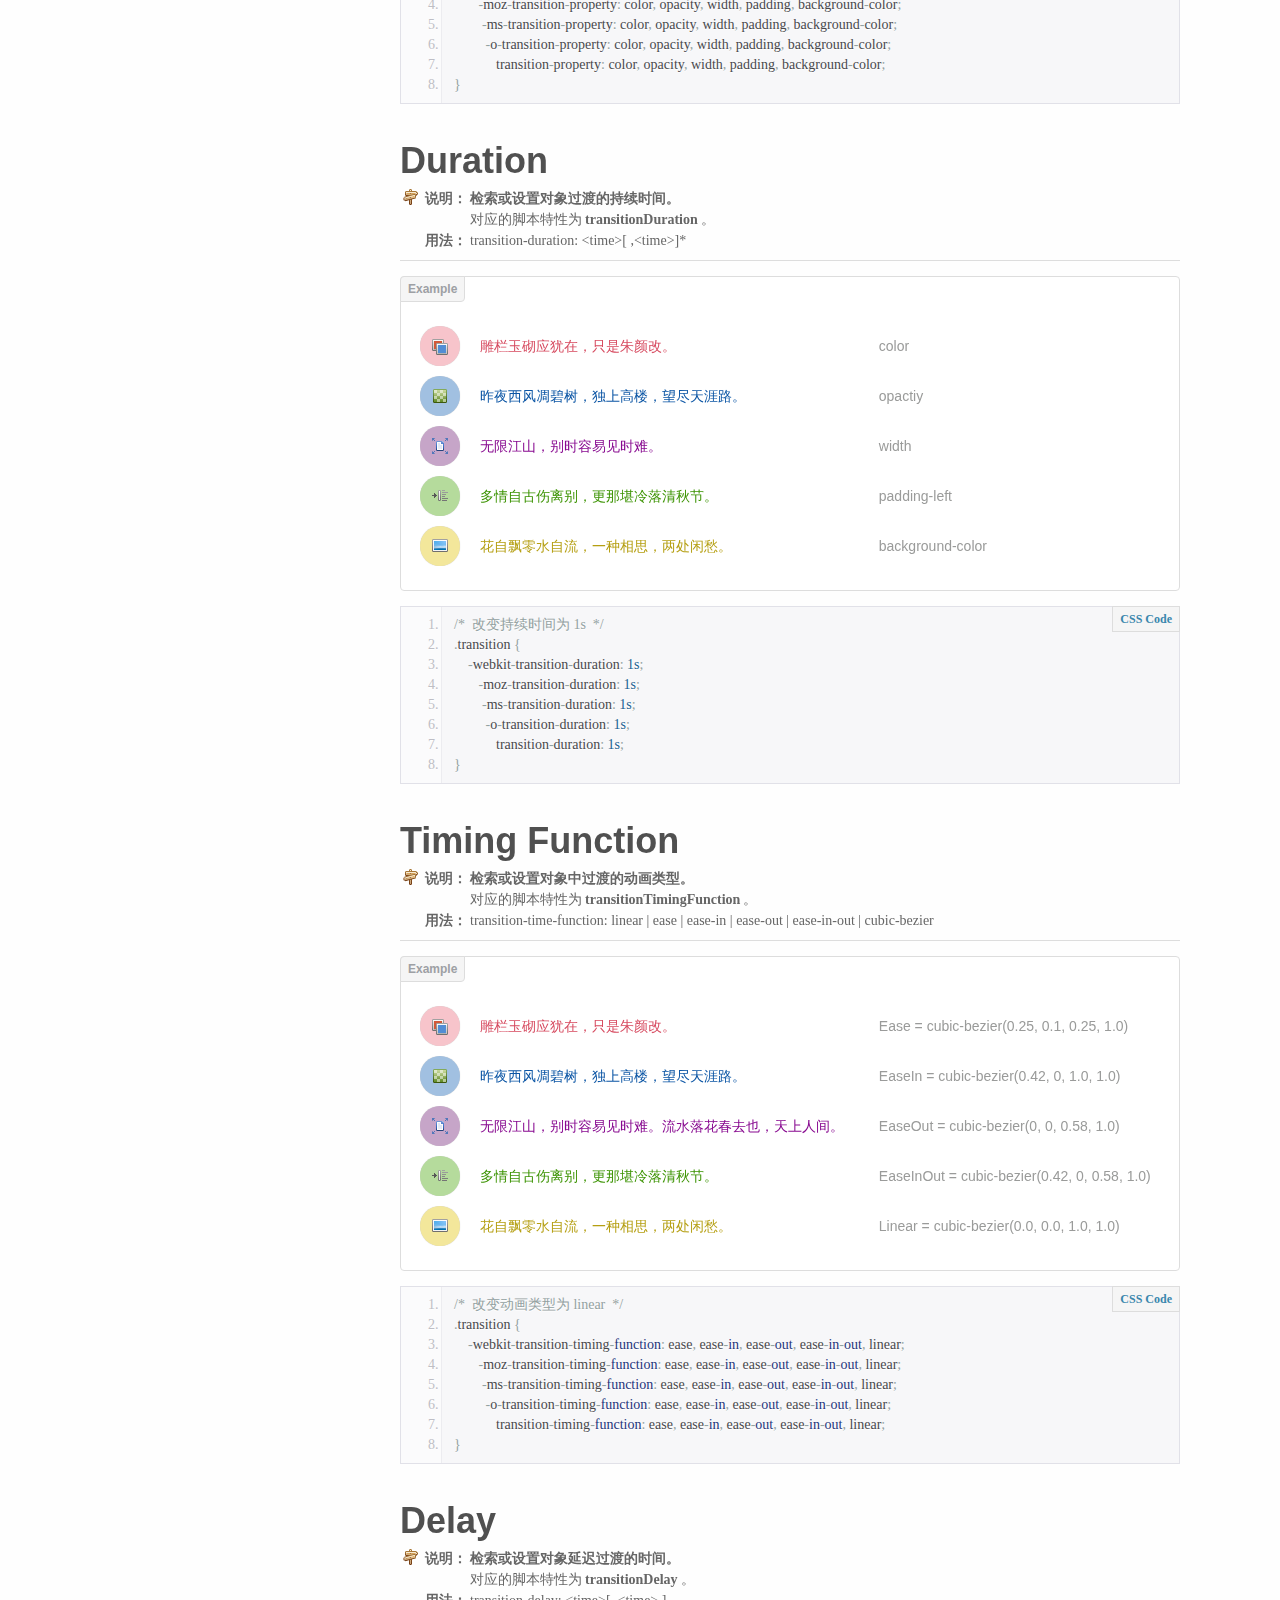
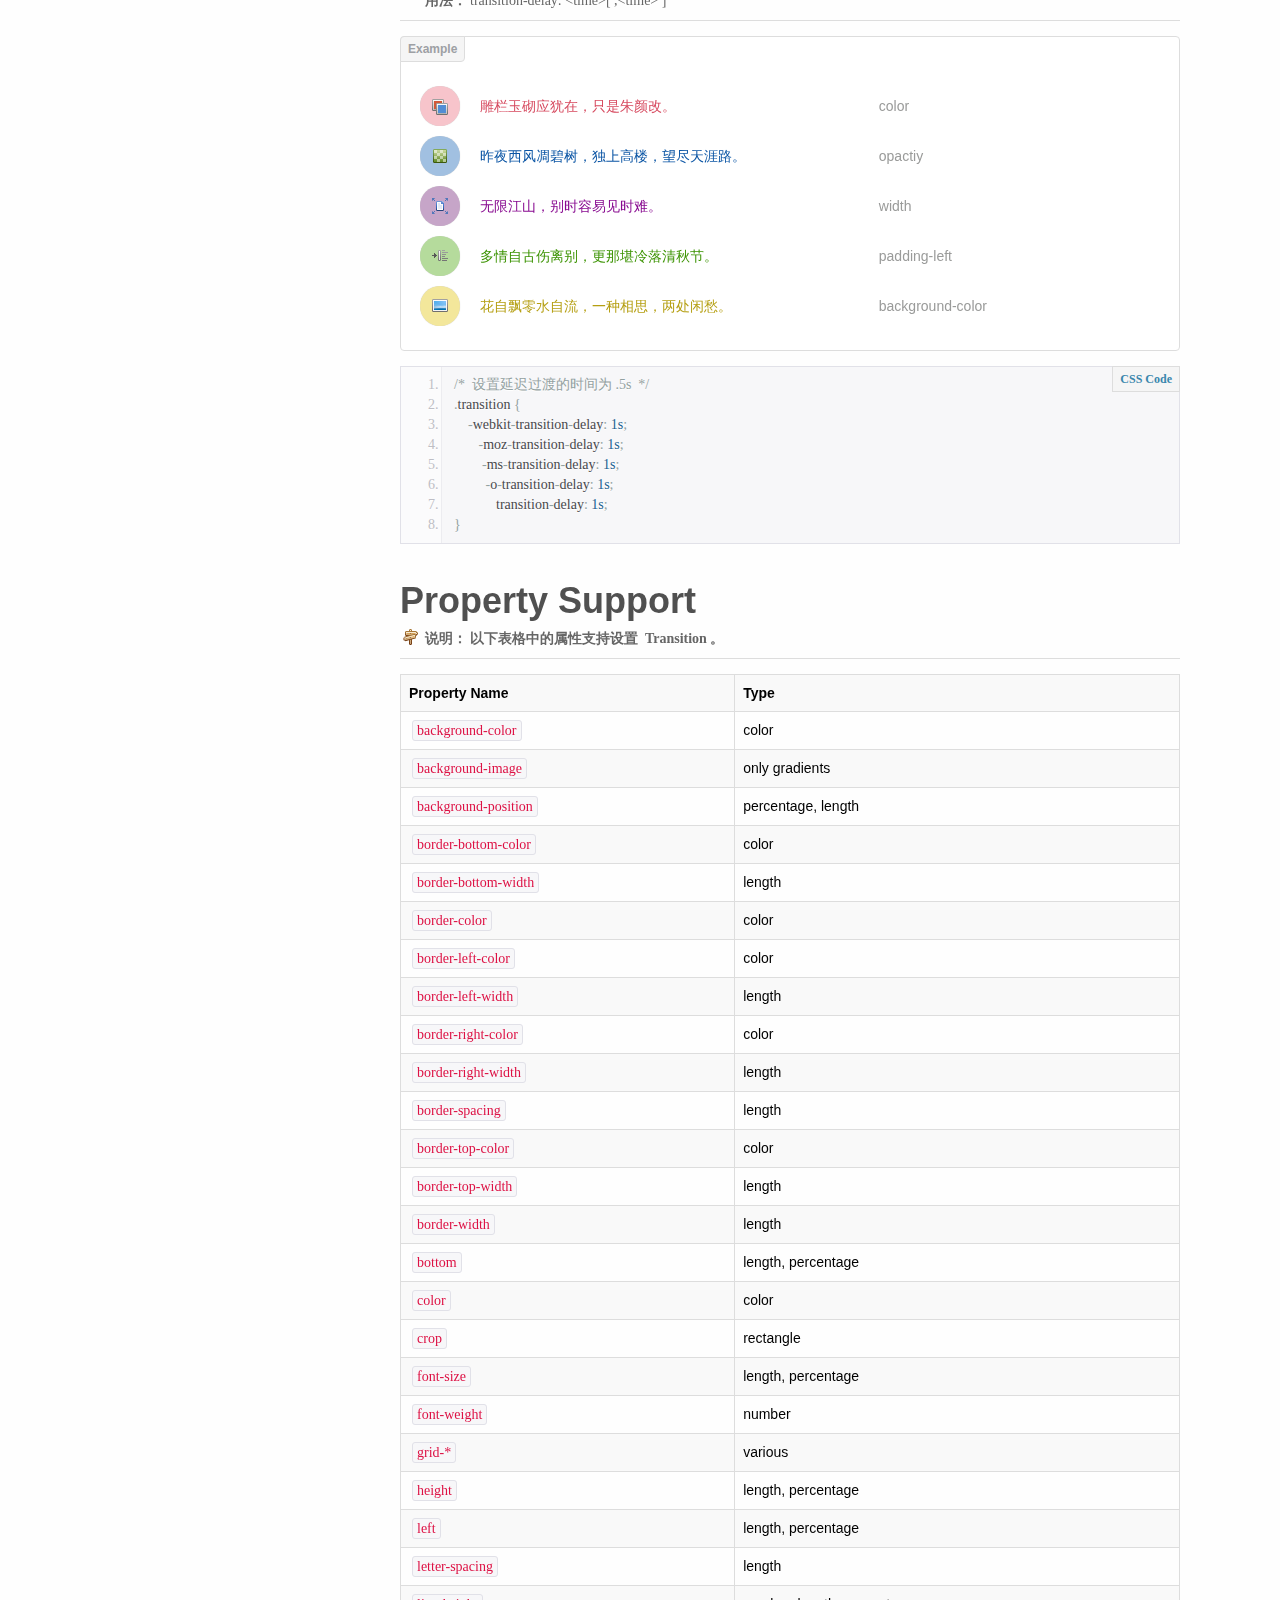
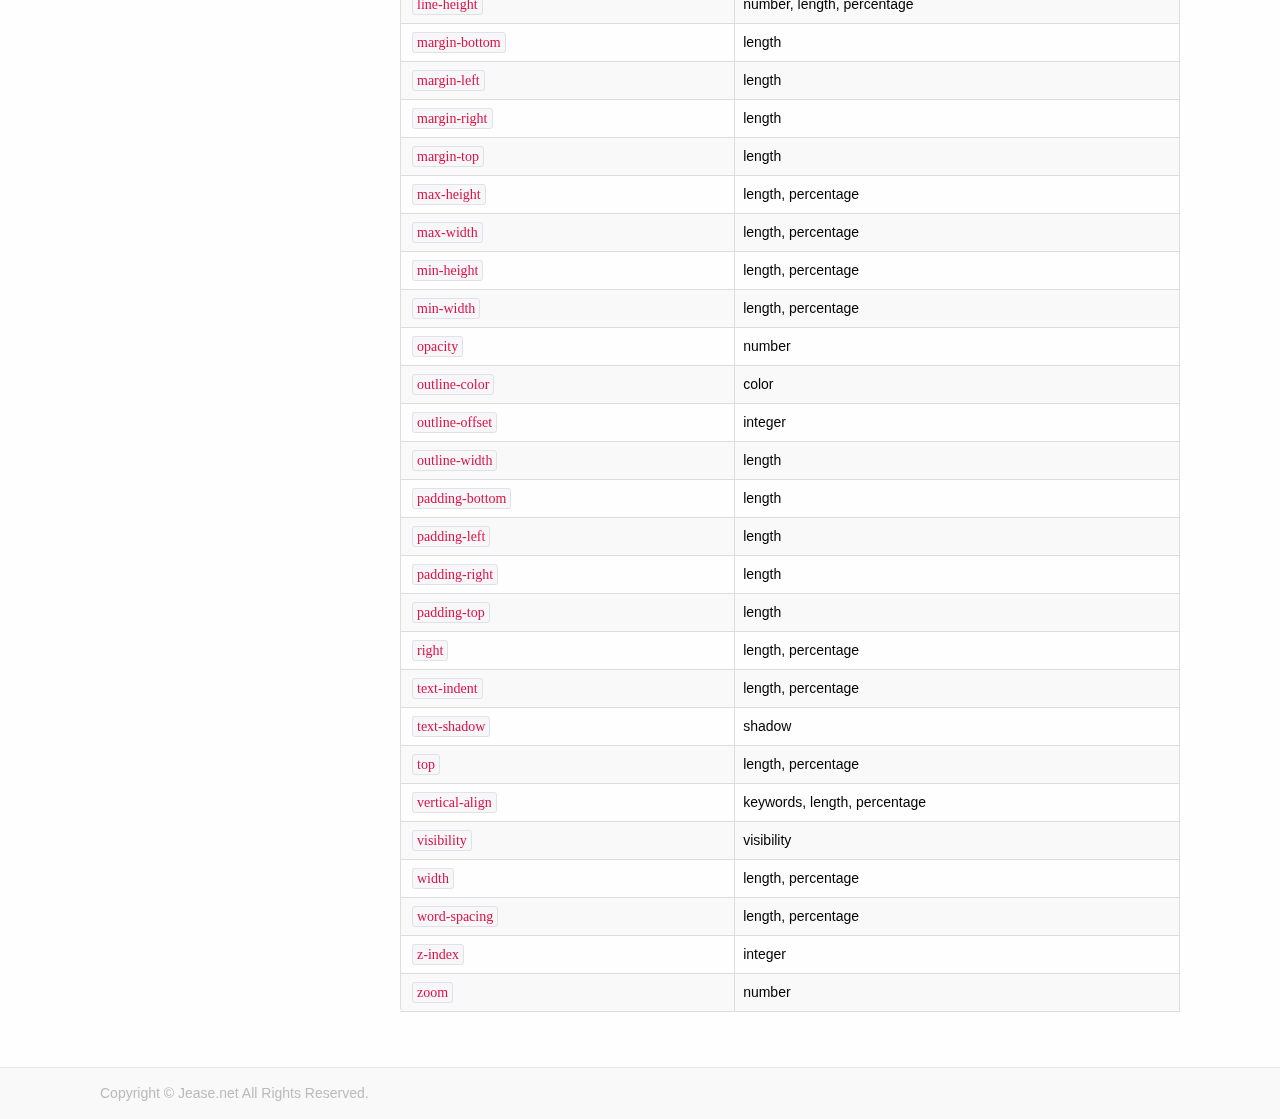
<file: transition/index.html>
<!DOCTYPE HTML>
<html>
<head>
	<meta charset="UTF-8">
	<title>CSS3 动画属性之 Transition</title>
	<meta name="keywords" content="CSS3, CSS3动画, 过度, Transition">
	<meta name="description" content="Transition支持大部分的CSS属性实现在指定的时间间隔内实现平滑过渡">
	<link rel="stylesheet" href="../css/base.css">
	<link rel="stylesheet" href="../css/transition.css">
	<link rel="stylesheet" href="../css/prettify.css">
	<!--[if lt IE 9]>
		<script src="../js/html5.js"></script>
	<![endif]-->
</head>
<body class="page">
	<div class="navbar">
		<div class="inner">
			<ul class="nav">
				<li>
					<a href="../">Home</a>
				</li>
				<li>
					<a href="../transform/">Transform</a>
				</li>
				<li class="active">
					<a href="../transition/">Transition</a>
				</li>
				<li>
					<a href="../animation/">Animation</a>
				</li>
				<li>
					<a href="../event/">Event</a>
				</li>
				<li>
					<a href="../script/">Script</a>
				</li>
                <!--<li>-->
                    <!--<a href="../easing/">Easing</a>-->
                <!--</li>-->
			</ul>
			<a class="weibo" target="_blank" title="新浪微博" href="http://weibo.com/ideaspace/">@ideaspace</a>
		</div>
	</div>
	<div class="wrap">
		<header class="banner">
			<div class="inner">
				<h1 class="heading">CSS3 Transition</h1>
				<p><code>Transition</code>改变<code>CSS</code>属性起始和终止状态，并在指定的时间间隔内实现平滑过渡。</p>
				<p><code>Transition</code>支持大部分的<code>CSS</code>属性实现状态的过渡。</p>
			</div>
		</header>
		<div class="container">
			<div class="main clearfix">
			<aside class="span-1">
				<div class="inner">
					<ul class="nav nav-list property-nav">
						<li>
							<a href="#transition">Transition<i class="icon-chevron-right"></i></a>
						</li>
						<li>
							<a href="#property">Property<i class="icon-chevron-right"></i></a>
						</li>
						<li>
							<a href="#duration">Duration<i class="icon-chevron-right"></i></a>
						</li>
						<li>
							<a href="#timingFunction">Timing Function<i class="icon-chevron-right"></i></a>
						</li>
						<li>
							<a href="#delay">Delay<i class="icon-chevron-right"></i></a>
						</li>
                        <li>
                            <a href="#propertySupport">Property Support<i class="icon-chevron-right"></i></a>
                        </li>
					</ul>
					<article class="tips">
						<header>
							<h2 class="title">贴士</h2>
							<section class="part">
								<div class="sect">
									<p class="paragraph">正常情况下改变<code>CSS</code>属性时，受影响的元素立刻会从旧的属性改变到旧的属性，页面渲染也会即时更新。使用<code>Transition</code>改变元素<code>CSS</code>属性时，旧的属性会在规定的时间内逐渐平滑过渡到新的属性。</p>
									<p class="paragraph">只有可运动的<code>CSS</code>属性才能够应用<code>Transition</code>。用脚本检索正在执行过渡效果的元素属性，会得到当前运动状态时的值。</p>
								</div>
							</section>
						</header>
					</article>
				</div>
			</aside>
			<div class="span-2">
				<!-- Transition Property -->
				<section id="transition">
					<header class="page-header">
						<h1>Transition</h1>
						<div class="explain">
							<p><strong>检索或设置对象过渡效果。</strong></p>
							<p>缩写格式，包含<code>4</code>个属性。第一个时间值对应<code>duration</code>，第二个时间值对应<code>delay</code></p>
							<p>对应的脚本特性为<strong><code>transition</code></strong>。</p>
						</div>
						<div class="use">
							<p><code>transition: &lt;property&gt; &lt;duration&gt; &lt;timing-function&gt; &lt;delay&gt;</code></p>
						</div>
					</header>
					<div class="example">
						<div class="song">
                            <ul>
                                <li class="tsi-color" data-alt="color"><span class="node-red"></span><p>雕栏玉砌应犹在，只是朱颜改。</p></li>
                                <li class="tsi-opacity" data-alt="opactiy"><span class="node-blue"></span><p>昨夜西风凋碧树，独上高楼，望尽天涯路。</p></li>
                                <li class="tsi-width" data-alt="width"><span class="node-purple"></span><p>无限江山，别时容易见时难。流水落花春去也，天上人间。</p></li>
                                <li class="tsi-padding" data-alt="padding-left"><span class="node-green"></span><p>多情自古伤离别，更那堪冷落清秋节。</p></li>
                                <li class="tsi-bg" data-alt="background-color"><span class="node-yellow"></span><p>花自飘零水自流，一种相思，两处闲愁。</p></li>
                            </ul>
						</div>
					</div>
					<pre class="prettyprint linenums css">/* 设置参与过渡的属性为 all, 持续时间为 .5s, 运动算法为 ease-in-out,
延迟过渡的时间为 0. */
.transition {
    -webkit-transition: all .5s ease-in-out;
       -moz-transition: all .5s ease-in-out;
        -ms-transition: all .5s ease-in-out;
         -o-transition: all .5s ease-in-out;
            transition: all .5s ease-in-out;
}</pre>
				</section>
				<!-- Property Property -->
				<section id="property">
					<header class="page-header">
						<h1>Property</h1>
						<div class="explain">
							<p><strong>检索或设置对象中的参与过渡的属性。</strong></p>
						    <p>默认值为：<code>all</code>。默认为所有可以进行过渡的<code>css</code>属性。</p>
						    <p>如果提供多个属性值，以逗号进行分隔。</p>
						    <p>对应的脚本特性为<strong><code>transitionProperty</code></strong>。</p>
						</div>
						<div class="use">
							<p><code>transition-property: all | none | &lt;property&gt;[ ,&lt;property&gt; ]</code></p>
						</div>
					</header>
					<div class="example">
						<div class="song">
                            <ul>
                                <li class="tsi-color" data-alt="color"><span class="node-red"></span><p>雕栏玉砌应犹在，只是朱颜改。</p></li>
                                <li class="tsi-opacity" data-alt="opactiy"><span class="node-blue"></span><p>昨夜西风凋碧树，独上高楼，望尽天涯路。</p></li>
                                <li class="tsi-width" data-alt="width"><span class="node-purple"></span><p>无限江山，别时容易见时难。流水落花春去也，天上人间。</p></li>
                                <li class="tsi-padding" data-alt="padding-left"><span class="node-green"></span><p>多情自古伤离别，更那堪冷落清秋节。</p></li>
                                <li class="tsi-bg" data-alt="background-color"><span class="node-yellow"></span><p>花自飘零水自流，一种相思，两处闲愁。</p></li>
                            </ul>
						</div>
					</div>
					<pre class="prettyprint linenums css">/* 设置参与过渡的属性分别为 color, opacity, width, padding background-color */
.transition {
    -webkit-transition-property: color, opacity, width, padding, background-color;
       -moz-transition-property: color, opacity, width, padding, background-color;
        -ms-transition-property: color, opacity, width, padding, background-color;
         -o-transition-property: color, opacity, width, padding, background-color;
            transition-property: color, opacity, width, padding, background-color;
}</pre>
				</section>
				<!-- Duration Property -->
				<section id="duration">
					<header class="page-header">
						<h1>Duration</h1>
						<div class="explain">
							<p><strong>检索或设置对象过渡的持续时间。</strong></p>
							<p>对应的脚本特性为<strong><code>transitionDuration</code></strong>。</p>
						</div>
						<div class="use">
							<p><code>transition-duration: &lt;time&gt;[ ,&lt;time&gt;]*</code></p>
						</div>
					</header>
					<div class="example">
						<div class="song song-duration">
                            <ul>
                                <li class="tsi-color" data-alt="color"><span class="node-red"></span><p>雕栏玉砌应犹在，只是朱颜改。</p></li>
                                <li class="tsi-opacity" data-alt="opactiy"><span class="node-blue"></span><p>昨夜西风凋碧树，独上高楼，望尽天涯路。</p></li>
                                <li class="tsi-width" data-alt="width"><span class="node-purple"></span><p>无限江山，别时容易见时难。流水落花春去也，天上人间。</p></li>
                                <li class="tsi-padding" data-alt="padding-left"><span class="node-green"></span><p>多情自古伤离别，更那堪冷落清秋节。</p></li>
                                <li class="tsi-bg" data-alt="background-color"><span class="node-yellow"></span><p>花自飘零水自流，一种相思，两处闲愁。</p></li>
                            </ul>
						</div>
					</div>
					<pre class="prettyprint linenums css">/*  改变持续时间为 1s  */
.transition {
    -webkit-transition-duration: 1s;
       -moz-transition-duration: 1s;
        -ms-transition-duration: 1s;
         -o-transition-duration: 1s;
            transition-duration: 1s;
}</pre>
				</section>
				<!-- Timing Function Property -->
				<section id="timingFunction">
					<header class="page-header">
						<h1>Timing Function</h1>
						<div class="explain">
							<p><strong>检索或设置对象中过渡的动画类型。</strong></p>
							<p>对应的脚本特性为<strong><code>transitionTimingFunction</code></strong>。</p>
						</div>
						<div class="use">
							<p><code>transition-time-function: linear | ease | ease-in | ease-out | ease-in-out | cubic-bezier</code></p>
						</div>
					</header>
					<div class="example">
						<div class="song song-tweens">
                            <ul>
                                <li data-alt="Ease = cubic-bezier(0.25, 0.1, 0.25, 1.0)"><span class="node-red tsi-ease"></span><p class="text-red">雕栏玉砌应犹在，只是朱颜改。</p></li>
                                <li data-alt="EaseIn = cubic-bezier(0.42, 0, 1.0, 1.0)"><span class="node-blue tsi-ease-in"></span><p class="text-blue">昨夜西风凋碧树，独上高楼，望尽天涯路。</p></li>
                                <li data-alt="EaseOut = cubic-bezier(0, 0, 0.58, 1.0)"><span class="node-purple tsi-ease-out"></span><p class="text-purple">无限江山，别时容易见时难。流水落花春去也，天上人间。</p></li>
                                <li data-alt="EaseInOut = cubic-bezier(0.42, 0, 0.58, 1.0)"><span class="node-green tsi-ease-out-in"></span><p class="text-green">多情自古伤离别，更那堪冷落清秋节。</p></li>
                                <li data-alt="Linear = cubic-bezier(0.0, 0.0, 1.0, 1.0)"><span class="node-yellow tsi-linear"></span><p class="text-yellow">花自飘零水自流，一种相思，两处闲愁。</p></li>
                            </ul>
						</div>
					</div>
					<pre class="prettyprint linenums css">/*  改变动画类型为 linear  */
.transition {
    -webkit-transition-timing-function: ease, ease-in, ease-out, ease-in-out, linear;
       -moz-transition-timing-function: ease, ease-in, ease-out, ease-in-out, linear;
        -ms-transition-timing-function: ease, ease-in, ease-out, ease-in-out, linear;
         -o-transition-timing-function: ease, ease-in, ease-out, ease-in-out, linear;
            transition-timing-function: ease, ease-in, ease-out, ease-in-out, linear;
}</pre>
				</section>
				<!-- Delay Property -->
				<section id="delay">
					<header class="page-header">
						<h1>Delay</h1>
						<div class="explain">
							<p><strong>检索或设置对象延迟过渡的时间。</strong></p>
							<p>对应的脚本特性为<strong><code>transitionDelay</code></strong>。</p>
						</div>
						<div class="use">
							<p><code>transition-delay: &lt;time&gt;[ ,&lt;time&gt; ]</code></p>
						</div>
					</header>
					<div class="example">
						<div class="song song-delay">
                            <ul>
                                <li class="tsi-color" data-alt="color"><span class="node-red"></span><p>雕栏玉砌应犹在，只是朱颜改。</p></li>
                                <li class="tsi-opacity" data-alt="opactiy"><span class="node-blue"></span><p>昨夜西风凋碧树，独上高楼，望尽天涯路。</p></li>
                                <li class="tsi-width" data-alt="width"><span class="node-purple"></span><p>无限江山，别时容易见时难。流水落花春去也，天上人间。</p></li>
                                <li class="tsi-padding" data-alt="padding-left"><span class="node-green"></span><p>多情自古伤离别，更那堪冷落清秋节。</p></li>
                                <li class="tsi-bg" data-alt="background-color"><span class="node-yellow"></span><p>花自飘零水自流，一种相思，两处闲愁。</p></li>
                            </ul>
						</div>
					</div>
					<pre class="prettyprint linenums css">/*  设置延迟过渡的时间为 .5s  */
.transition {
    -webkit-transition-delay: 1s;
       -moz-transition-delay: 1s;
        -ms-transition-delay: 1s;
         -o-transition-delay: 1s;
            transition-delay: 1s;
}</pre>
				</section>
                <section id="propertySupport">
                    <header class="page-header">
                        <h1>Property Support</h1>
                        <div class="explain">
                            <p><strong>以下表格中的属性支持设置 <code>Transition</code>。</strong></p>
                        </div>
                    </header>
                    <table class="table table-striped table-bordered">
                    <tbody>
                    <tr>
                        <th>Property Name</th>
                        <th>Type</th>
                    </tr>
                    <tr>
                        <td><code>background-color</code></td>
                        <td>color</td>
                    </tr>
                    <tr>
                        <td><code>background-image</code></td>
                        <td>only gradients</td>
                    </tr>
                    <tr>
                        <td><code>background-position</code></td>
                        <td>percentage, length</td>
                    </tr>
                    <tr>
                        <td><code>border-bottom-color</code></td>
                        <td>color</td>
                    </tr>
                    <tr>
                        <td><code>border-bottom-width</code></td>
                        <td>length</td>
                    </tr>
                    <tr>
                        <td><code>border-color</code></td>
                        <td>color</td>
                    </tr>
                    <tr>
                        <td><code>border-left-color</code></td>
                        <td>color</td>
                    </tr>
                    <tr>
                        <td><code>border-left-width</code></td>
                        <td>length</td>
                    </tr>
                    <tr>
                        <td><code>border-right-color</code></td>
                        <td>color</td>
                    </tr>
                    <tr>
                        <td><code>border-right-width</code></td>
                        <td>length</td>
                    </tr>
                    <tr>
                        <td><code>border-spacing</code></td>
                        <td>length</td>
                    </tr>
                    <tr>
                        <td><code>border-top-color</code></td>
                        <td>color</td>
                    </tr>
                    <tr>
                        <td><code>border-top-width</code></td>
                        <td>length</td>
                    </tr>
                    <tr>
                        <td><code>border-width</code></td>
                        <td>length</td>
                    </tr>
                    <tr>
                        <td><code>bottom</code></td>
                        <td>length, percentage</td>
                    </tr>
                    <tr>
                        <td><code>color</code></td>
                        <td>color</td>
                    </tr>
                    <tr>
                        <td><code>crop</code></td>
                        <td>rectangle</td>
                    </tr>
                    <tr>
                        <td><code>font-size</code></td>
                        <td>length, percentage</td>
                    </tr>
                    <tr>
                        <td><code>font-weight</code></td>
                        <td>number</td>
                    </tr>
                    <tr>
                        <td><code>grid-*</code></td>
                        <td>various</td>
                    </tr>
                    <tr>
                        <td><code>height</code></td>
                        <td>length, percentage</td>
                    </tr>
                    <tr>
                        <td><code>left</code></td>
                        <td>length, percentage</td>
                    </tr>
                    <tr>
                        <td><code>letter-spacing</code></td>
                        <td>length</td>
                    </tr>
                    <tr>
                        <td><code>line-height</code></td>
                        <td>number, length, percentage</td>
                    </tr>
                    <tr>
                        <td><code>margin-bottom</code></td>
                        <td>length</td>
                    </tr>
                    <tr>
                        <td><code>margin-left</code></td>
                        <td>length</td>
                    </tr>
                    <tr>
                        <td><code>margin-right</code></td>
                        <td>length</td>
                    </tr>
                    <tr>
                        <td><code>margin-top</code></td>
                        <td>length</td>
                    </tr>
                    <tr>
                        <td><code>max-height</code></td>
                        <td>length, percentage</td>
                    </tr>
                    <tr>
                        <td><code>max-width</code></td>
                        <td>length, percentage</td>
                    </tr>
                    <tr>
                        <td><code>min-height</code></td>
                        <td>length, percentage</td>
                    </tr>
                    <tr>
                        <td><code>min-width</code></td>
                        <td>length, percentage</td>
                    </tr>
                    <tr>
                        <td><code>opacity</code></td>
                        <td>number</td>
                    </tr>
                    <tr>
                        <td><code>outline-color</code></td>
                        <td>color</td>
                    </tr>
                    <tr>
                        <td><code>outline-offset</code></td>
                        <td>integer</td>
                    </tr>
                    <tr>
                        <td><code>outline-width</code></td>
                        <td>length</td>
                    </tr>
                    <tr>
                        <td><code>padding-bottom</code></td>
                        <td>length</td>
                    </tr>
                    <tr>
                        <td><code>padding-left</code></td>
                        <td>length</td>
                    </tr>
                    <tr>
                        <td><code>padding-right</code></td>
                        <td>length</td>
                    </tr>
                    <tr>
                        <td><code>padding-top</code></td>
                        <td>length</td>
                    </tr>
                    <tr>
                        <td><code>right</code></td>
                        <td>length, percentage</td>
                    </tr>
                    <tr>
                        <td><code>text-indent</code></td>
                        <td>length, percentage</td>
                    </tr>
                    <tr>
                        <td><code>text-shadow</code></td>
                        <td>shadow</td>
                    </tr>
                    <tr>
                        <td><code>top</code></td>
                        <td>length, percentage</td>
                    </tr>
                    <tr>
                        <td><code>vertical-align</code></td>
                        <td>keywords, length, percentage</td>
                    </tr>
                    <tr>
                        <td><code>visibility</code></td>
                        <td>visibility</td>
                    </tr>
                    <tr>
                        <td><code>width</code></td>
                        <td>length, percentage</td>
                    </tr>
                    <tr>
                        <td><code>word-spacing</code></td>
                        <td>length, percentage</td>
                    </tr>
                    <tr>
                        <td><code>z-index</code></td>
                        <td>integer</td>
                    </tr>
                    <tr>
                        <td><code>zoom</code></td>
                        <td>number</td>
                    </tr>
                    </tbody>
                    </table>
                </section>
			</div>
			</div>
		</div>
		<footer class="footer">
			<div class="inner">
				<p>Copyright &copy; Jease.net All Rights Reserved.</p>
			</div>
		</footer>
		<script type="text/javascript" src="../js/jquery.min.js"></script>
		<script type="text/javascript" src="../js/afixed.js"></script>
		<script type="text/javascript" src="../js/google-code-prettify.js"></script>
		<script type="text/javascript">
			(function(){
				window.prettyPrint && prettyPrint();
			})()
		</script>
	</div>
</body>
</html>
</file>
<file: css/base.css>
html, body, div, span, h1, h2, h3, h4, h5, h6, p, blockquote, pre, cite, code, em, img, q, ins, del, samp, small, strong, dl, dt, dd, ol, ul, li, form, label, input, textarea, table, td, article, aside, canvas, footer, header, hgroup, nav, section, time { margin: 0; padding: 0; outline: 0; font-size: 100%; vertical-align: baseline; background: transparent; } 
article, aside, details, figcaption, figure, footer, header, hgroup, nav, section { display: block; }
ul { list-style: none; }
button,
input,
textarea { font-family: inherit; }
input { border: 0 none; vertical-align: middle; }
table { max-width: 100%; border-collapse: collapse; border-spacing: 0; }
a { color: #08C; text-decoration: none; }
a:hover { color: #005580; text-decoration: underline; }
img { border: 0 none; }
.hidden { display: none !important; }

html,body { height: 100%; width: 100%; -webkit-backface-visibility: hidden; }

body { background: #fefefe; font: 14px/1.5 Arial, \5FAE\8F6F\96C5\9ED1; }
pre { font: 14px/1.5 consolas, \5FAE\8F6F\96C5\9ED1;}
code { margin: 0 3px; font-family: consolas; }
em { margin: 0 4px; font-weight: 700; }
h1 { font-size: 36px; color: #505050; }

.wrap { padding-top: 40px; }
.home .heading { font-size: 80px; line-height: 1.2;}
.page .heading { font-size: 60px; }
.title { font-size: 20px; }
.post { padding-top: 20px; }
.part { margin: 5px 0 20px; }
.page .part { margin-bottom: 0; }

.weibo { float: right; color: #fff;}

.red { color: #E1544F; }
.green { color: #59B359; }
.yellow { color: #FAAB3C;}
.emphasize { color: #3a87ad; }

.br-text span {
	display: block;
	line-height: normal;
}
.br-text span:first-child {
	margin-top: 20px;
}


.clearfix:after,
.clearfix:before { content: ''; display: table; line-height: 0; }
.clearfix:after { clear: both; }
.clearfix { *zoom: 1; }

[class*="span"] {
	float: left;
	min-height: 1px; 
}


.navbar {
	position: fixed;
	left: 0;
	right: 0;
	top: 0;
	z-index: 10010;
	margin-bottom: 0;
	line-height: 40px; 
	background-color: #1b1b1b; 
	background-image: -webkit-linear-gradient(top, #555, #111); 
	background-image:    -moz-linear-gradient(top, #555, #111);
	background-image:     -ms-linear-gradient(top, #555, #111);
	background-image:      -o-linear-gradient(top, #555, #111);
	background-image:         linear-gradient(top, #555, #111);
	filter: progid:DXImageTransform.Microsoft.gradient( startColorstr='#555555', endColorstr='#111111' );
	box-shadow: 0 0 10px rgba(0, 0, 0, 0.65);
}
.navbar .inner,
.banner .inner,
.container,
.home .post,
.footer .inner { 
	width: 1080px; margin-left: auto; margin-right: auto;
}

.navbar .inner { height: 40px; }
.navbar .nav { float: left; }
.navbar .nav > li { float: left; padding: 0 15px; font-family: consolas; }
.navbar a {
	color: rgb(153,153,153);
	-webkit-transition: color .5s ease;
	   -moz-transition: color .5s ease;
	    -ms-transition: color .5s ease;
	     -o-transition: color .5s ease;
	        transition: color .5s ease;
}
.navbar a:hover { color: #fff; text-decoration: none; }
.navbar .active { position: relative; background-color: #303030;}
.navbar .active:after {
	position: absolute;
	left: 50%;
	bottom: -16px;
	content: "";
	height: 0;
	width: 0;
	margin-left: -8px;
	border-width: 0.625em;
	border-style: solid dashed dashed;
	border-color: #303030 transparent transparent;
	overflow: hidden;
}
.navbar .active a { color: #fff;}

.banner { 
	position: relative;
	background-color: #fff;
	background-image: -webkit-linear-gradient(top, #eaf6ff, #cbe7fc);
	background-image:    -moz-linear-gradient(top, #eaf6ff, #cbe7fc);
	background-image:     -ms-linear-gradient(top, #eaf6ff, #cbe7fc);
	background-image:      -o-linear-gradient(top, #eaf6ff, #cbe7fc);
	background-image:         linear-gradient(top, #eaf6ff, #cbe7fc);
	filter: progid:DXImageTransform.Microsoft.gradient( startColorstr='#eaf6ff', endColorstr='#cbe7fc' );
	border-bottom: 1px solid #b2daf1;
}
.banner:after {
	position: absolute;
	display: block;
	content: "";
	top: 0;
	right: 0;
	left: 0;
	bottom: 0;
	background: url(images/bs-docs-masthead-pattern.png);
	opacity: .4;
	filter:alpha(opacity=40);
}
.banner .inner { position: relative; z-index: 10000; }
.home .banner { height: 190px; padding: 90px 0 20px; text-align: center; }
.home .banner p { color: #46ACCA; font-size: 30px; }
.home .banner .ver { color: #666; font-size: 14px; }
.page .banner { height: 160px; padding: 40px 0 20px; }
.page .banner p { color: #5f5f5f; font-size: 16px; }

.main > .span-1 { position: relative; width: 270px; }
.main > .span-1 > .inner { position: absolute; top: 0; }
.main > .span-1 > .fixed { position: fixed; top: 40px; }
.main > .span-2 { width: 780px; margin-left: 30px; }
.main > .span-2 > section { padding-top: 30px; }
.page-header { padding-bottom: 9px; border-bottom: 1px solid #ddd; }
.support { height: 26px; padding: 10px 0; background: #f9f9f9; border-top: 1px solid #fefefe;  border-bottom: 1px solid #e8e8e8; line-height: 26px; text-align: center; }
.paragraph { margin-bottom: 10px; }
.paragraph code:first-child { margin: 0 3px 0 0; }

.property-nav { width: 258px; margin: 40px 0 30px; background-color: #ffffff; border-radius: 6px 6px 6px 6px; box-shadow: 0 1px 4px rgba(0, 0, 0, 0.067); } 
.property-nav > .active > a { background-color: #f5f5f5; }
.property-nav > li:first-child > a { border-radius: 6px 6px 0 0; } 
.property-nav > li:last-child > a { border-radius: 0 0 6px 6px; } 
.property-nav > li > a {
    position: relative;
	display: block; 
	margin: 0 0 -1px; 
	padding: 8px 14px; 
	border: 1px solid #e5e5e5; 
	-webkit-transition: all .3s ease;
	   -moz-transition: all .3s ease;
	    -ms-transition: all .3s ease;
	     -o-transition: all .3s ease;
	        transition: all .3s ease;
    *zoom: 1;
}
.property-nav > li i {
	position: absolute;
    right: 8px;
    top: 10px;
    height: 16px;
    width: 16px;
	opacity: .25;
	filter:alpha(opacity=25);
	-webkit-transition: all .3s linear;
	   -moz-transition: all .3s linear;
	    -ms-transition: all .3s linear;
	     -o-transition: all .3s linear;
	        transition: all .3s linear;
}
.property-nav > li > a:hover { padding-left: 26px; background-color: #f5f5f5; text-decoration: none; }
.property-nav > .active > a > i,
.property-nav > li > a:hover i {  opacity: .5; filter:alpha(opacity=50); }

.tips { width: 226px; padding: 10px 15px; background-color: #FFF; border: 1px solid #e5e5e5; border-radius: 6px 6px 6px 6px; box-shadow: 0 1px 4px rgba(0, 0, 0, 0.067); }
.tips p { color: #666; }
.node {
	display: inline-block;
	height: 80px;
	width: 80px;
	background:#D9EDF7;
	border: 1px solid #B2DAF1;
	color: #3A87AD;
	line-height: 80px;
	text-align: center;
	vertical-align: top;
}
.node-red {
	background-color: #f7c4cb;
	border-color: #c36676;
	color: #d74b60;
}
.node-orange {
	background-color: #f2ba9f;
	border-color: #e08558;
	color: #c15928;
}
.node-yellow {
	background-color: #f3e79b;
	border-color: #cfae51;
	color: #b59f12;
}
.node-green {
	background-color: #b5db9c;
	border-color: #64ab57;
	color: #3d9404;
}
.node-blue {
	background-color: #a1c0e1;
	border-color: #5f90bf;
	color: #0c56a5;
}
.node-purple {
	background-color: #c6a5c8;
	border-color: #98679c;
	color: #880a90;
}
.node-brown {
	background-color: #cfad9b;
	border-color: #aa775d;
	color: #9d3b09;
}
.node-big { width: 200px; }

.thumbnails { margin-left: -5px; }
.thumbnails li { float: left; margin: 10px 20px 0 0; padding: 5px;}
.thumbnails .pic { position: relative; width: 300px; height: 200px; padding: 8px; overflow: hidden; background-color: #f9f9f9; border: 1px solid #ccc; box-shadow: 0px 1px 5px rgba(0,0,0,.3);}
.thumbnails .pic img { display: block; width: 300px; height: 200px; }
.thumbnails .text { color: #fff; text-indent: 2em; font-size: 16px; }
.thumbnails .mark { position: absolute; top: 0; right: 0; bottom: 0; left: 0; height: 220px; width: 320px; background-color: rgba(0,0,0,.2); }
.thumbnails li:nth-child(1) .mark-top,
.thumbnails li:nth-child(1) .mark-bottom { height: 400px; width: 400px; }

.footer { margin-top: 40px; border-top: 1px solid #e8e8e8; background-color: #f9f9f9; color: #bbb;} 
.footer .inner { padding: 15px 0;}

/* button component */
.btn { background: url("images/x_bg.png") repeat-x scroll 0 0 transparent; border: 1px solid #ccc; border-radius: 3px 3px 3px 3px; color: #333; cursor: pointer; display: inline-block; font-family: inherit; line-height: 18px; padding: 4px 10px; text-align: center; vertical-align: middle; }
.btn:hover { background-position: 0 -46px; color:#333; text-decoration: none; }
.btn-small { line-height: 14px; }
.btn-major { background-position: 0 -152px; border: 1px solid #276DDD; color: #fff; }
.btn-major:hover { background-position: 0 -198px; color:#fff; }

/* icon component */
[class^="icon-"] {
	display: inline-block; vertical-align: top; *zoom: 1; *display: inline;
	height: 16px;
	width: 16px;
	background: url(images/icon_bg.png) no-repeat;
}
.icon-chevron-right { background-position: 2px -411px; } 

.alert { margin: 15px 0;}

/* win pop */
.win .inner { border:1px solid transparent;}
.win-pop { position:relative; width:400px; overflow:hidden;  }
.win-pop .inner { background-color:#fff; border-color:#999; }
.win-pop .hd { padding:10px 15px; border-bottom:1px solid #eee; }
.win-pop .bd { padding:25px 15px; border-bottom:1px solid #ddd; }
.win-pop .ft { padding:15px; background-color:#f5f5f5; border-top:1px solid #fff; }
.win-pop .close { float:right; }
.win-pop .win-bg { position:absolute; left:0; top:0; z-index:-1; height:100%; width:100%; background:#000; border-radius:4px; opacity:0.1; filter:alpha(opacity=10); }
.close { padding:0; cursor:pointer; border: 0 none; background: none; line-height:18px; font-size:20px; font-weight:bold; }
.win-default .inner { margin:5px; border-radius:4px; }
.win-default .ft { border-radius:0 0 4px 4px; text-align:right; }
.win-default .ft .btn { margin-left:5px; padding:4px 15px; }
.win-default .close { opacity:.2; filter:alpha(opacity=20); }
.win-default .close:hover { opacity:.8; filter:alpha(opacity=80); }
.masker { position:fixed; left:0; top:0; z-index:10000; height:100%; width:100%; background-color:#000; opacity:0.2; filter:alpha(opacity=20); }
#winAlert { position:fixed; left:50%; top:50%; z-index:10001; margin-left:-200px; margin-top:-100px; }
#winAlert .bd p { min-height: 30px; padding-left: 40px; background: url(images/icon_bg.png) no-repeat 0 -872px; }


table {
    max-width: 100%;
    background-color: transparent;
    border-collapse: collapse;
    border-spacing: 0;
}

.table {
    width: 100%;
    margin: 15px 0;
}

.table th,
.table td {
    padding: 8px;
    line-height: 20px;
    text-align: left;
    vertical-align: top;
    border-top: 1px solid #dddddd;
}

.table th {
    font-weight: bold;
}

.table thead th {
    vertical-align: bottom;
}

.table caption + thead tr:first-child th,
.table caption + thead tr:first-child td,
.table colgroup + thead tr:first-child th,
.table colgroup + thead tr:first-child td,
.table thead:first-child tr:first-child th,
.table thead:first-child tr:first-child td {
    border-top: 0;
}

.table tbody + tbody {
    border-top: 2px solid #dddddd;
}

.table .table {
    background-color: #ffffff;
}

.table-condensed th,
.table-condensed td {
    padding: 4px 5px;
}

.table-bordered {
    border: 1px solid #dddddd;
    border-collapse: separate;
    *border-collapse: collapse;
    border-left: 0;
}

.table-bordered th,
.table-bordered td {
    border-left: 1px solid #dddddd;
}

.table-bordered caption + thead tr:first-child th,
.table-bordered caption + tbody tr:first-child th,
.table-bordered caption + tbody tr:first-child td,
.table-bordered colgroup + thead tr:first-child th,
.table-bordered colgroup + tbody tr:first-child th,
.table-bordered colgroup + tbody tr:first-child td,
.table-bordered thead:first-child tr:first-child th,
.table-bordered tbody:first-child tr:first-child th,
.table-bordered tbody:first-child tr:first-child td {
    border-top: 0;
}

.table-bordered thead:first-child tr:first-child > th:first-child,
.table-bordered tbody:first-child tr:first-child > td:first-child {
    -webkit-border-top-left-radius: 4px;
    border-top-left-radius: 4px;
    -moz-border-radius-topleft: 4px;
}

.table-bordered thead:first-child tr:first-child > th:last-child,
.table-bordered tbody:first-child tr:first-child > td:last-child {
    -webkit-border-top-right-radius: 4px;
    border-top-right-radius: 4px;
    -moz-border-radius-topright: 4px;
}

.table-bordered thead:last-child tr:last-child > th:first-child,
.table-bordered tbody:last-child tr:last-child > td:first-child,
.table-bordered tfoot:last-child tr:last-child > td:first-child {
    -webkit-border-bottom-left-radius: 4px;
    border-bottom-left-radius: 4px;
    -moz-border-radius-bottomleft: 4px;
}

.table-bordered thead:last-child tr:last-child > th:last-child,
.table-bordered tbody:last-child tr:last-child > td:last-child,
.table-bordered tfoot:last-child tr:last-child > td:last-child {
    -webkit-border-bottom-right-radius: 4px;
    border-bottom-right-radius: 4px;
    -moz-border-radius-bottomright: 4px;
}

.table-bordered tfoot + tbody:last-child tr:last-child td:first-child {
    -webkit-border-bottom-left-radius: 0;
    border-bottom-left-radius: 0;
    -moz-border-radius-bottomleft: 0;
}

.table-bordered tfoot + tbody:last-child tr:last-child td:last-child {
    -webkit-border-bottom-right-radius: 0;
    border-bottom-right-radius: 0;
    -moz-border-radius-bottomright: 0;
}

.table-bordered caption + thead tr:first-child th:first-child,
.table-bordered caption + tbody tr:first-child td:first-child,
.table-bordered colgroup + thead tr:first-child th:first-child,
.table-bordered colgroup + tbody tr:first-child td:first-child {
    -webkit-border-top-left-radius: 4px;
    border-top-left-radius: 4px;
    -moz-border-radius-topleft: 4px;
}

.table-bordered caption + thead tr:first-child th:last-child,
.table-bordered caption + tbody tr:first-child td:last-child,
.table-bordered colgroup + thead tr:first-child th:last-child,
.table-bordered colgroup + tbody tr:first-child td:last-child {
    -webkit-border-top-right-radius: 4px;
    border-top-right-radius: 4px;
    -moz-border-radius-topright: 4px;
}

.table-striped tbody > tr:nth-child(odd) > td,
.table-striped tbody > tr:nth-child(odd) > th {
    background-color: #f9f9f9;
}

.table code {
    background-color: #F7F7F9;
    border: 1px solid #E1E1E8;
    color: #DD1144;
    padding: 2px 4px;
    white-space: nowrap;
    border-radius: 3px;
}

/* Exmple & Code */
.example {
	background-color: #FFFFFF;
    border: 1px solid #DDDDDD;
    border-radius: 4px 4px 4px 4px;
    margin: 15px 0;
    padding: 39px 19px 14px;
    position: relative;
}
.example:after {
    position: absolute;
    left: -1px;
    top: -1px;
    padding: 3px 7px;
	background-color: #F5F5F5;
    border: 1px solid #DDDDDD;
    border-radius: 4px 0 4px 0;
    content: "Example";
    color: #9DA0A4;
    font-size: 12px;
    font-weight: bold;
}
.explain,
.use { position: relative; padding-left: 70px; color: #666; }
.explain:before,
.use:before {
	position: absolute;
	display: block;
	left: 0;
	top: 0;
	width: 45px;
	padding-left: 25px;
	font-weight: bold;
}
.explain:before { content: '说明：'; background: url(images/icon_bg.png) no-repeat 0 -358px; }
.use:before { content: '用法：'; }
.use code { margin: 0; }
.prettyprint { position: relative; z-index: -1; margin-top: 15px; }
.js:after,
.css:after {
	position: absolute;
	right: -1px;
	top: -1px;
	padding: 3px 7px;
	background-color: #f5f5f5;
	border: 1px solid #dddddd;
	color: #3A87AD;
	font-size: 12px;
	font-weight: bold;
}

.js:after { content: "JS Code"; }
.css:after { content: "CSS Code"; }
</file>
<file: css/home.css>
.poetry { color: #6f6f6f; }
.thumbnails li:nth-child(1) .mark-top,
.thumbnails li:nth-child(1) .mark-bottom {
	-webkit-transition: all .2s ease-in .1s;
	   -moz-transition: all .2s ease-in .1s;
	    -ms-transition: all .2s ease-in .1s;
	     -o-transition: all .2s ease-in .1s;
	        transition: all .2s ease-in .1s;
}

.thumbnails li:nth-child(1) .mark-top {
	-webkit-transform: translate(-280px, -482px) rotate(55.7deg);
	   -moz-transform: translate(-280px, -482px) rotate(55.7deg);
	    -ms-transform: translate(-280px, -482px) rotate(55.7deg);
	     -o-transform: translate(-280px, -482px) rotate(55.7deg);
	        transform: translate(-280px, -482px) rotate(55.7deg);
}
.thumbnails li:nth-child(1) .mark-bottom {
	-webkit-transform: translate(228px,222px) rotate(-34.3deg);
	   -moz-transform: translate(228px,222px) rotate(-34.3deg);
	    -ms-transform: translate(228px,222px) rotate(-34.3deg);
	     -o-transform: translate(228px,222px) rotate(-34.3deg);
	        transform: translate(228px,222px) rotate(-34.3deg);
}
.thumbnails li:nth-child(1):hover .mark-top {
	-webkit-transform: translate(-154px,-258px) rotate(55.7deg);
	   -moz-transform: translate(-154px,-258px) rotate(55.7deg);
	    -ms-transform: translate(-154px,-258px) rotate(55.7deg);
	     -o-transform: translate(-154px,-258px) rotate(55.7deg);
	        transform: translate(-154px,-258px) rotate(55.7deg);
}
.thumbnails li:nth-child(1):hover .mark-bottom {
	-webkit-transform: translate(75px, 70px) rotate(-34.3deg);
	   -moz-transform: translate(75px, 70px) rotate(-34.3deg);
	    -ms-transform: translate(75px, 70px) rotate(-34.3deg);
	     -o-transform: translate(75px, 70px) rotate(-34.3deg);
	        transform: translate(75px, 70px) rotate(-34.3deg);
}
.thumbnails li:nth-child(1) .text {
	-webkit-transform: rotate(-60deg) translate(-300px,250px) scale(-1,-2);
	   -moz-transform: rotate(-60deg) translate(-300px,250px) scale(-1,-2);
	    -ms-transform: rotate(-60deg) translate(-300px,250px) scale(-1,-2);
	     -o-transform: rotate(-60deg) translate(-300px,250px) scale(-1,-2);
	        transform: rotate(-60deg) translate(-300px,250px) scale(-1,-2);
	-webkit-transition: all .3s ease-in-out .2s;
	   -moz-transition: all .3s ease-in-out .2s;
	    -ms-transition: all .3s ease-in-out .2s;
	     -o-transition: all .3s ease-in-out .2s;
	        transition: all .3s ease-in-out .2s;
}
.thumbnails li:nth-child(1):hover .text {
	-webkit-transform: translate(5px,-120px) rotate(0) scale(1,1);
	   -moz-transform: translate(5px,-120px) rotate(0) scale(1,1);
	    -ms-transform: translate(5px,-120px) rotate(0) scale(1,1);
	     -o-transform: translate(5px,-120px) rotate(0) scale(1,1);
	        transform: translate(5px,-120px) rotate(0) scale(1,1);
}

.thumbnails li:nth-child(2) .mark {
	-webkit-transform: translate(460px,-300px) rotate(120deg);
	   -moz-transform: translate(460px,-300px) rotate(120deg);
	    -ms-transform: translate(460px,-300px) rotate(120deg);
	     -o-transform: translate(460px,-300px) rotate(120deg);
	        transform: translate(460px,-300px) rotate(120deg);
	-webkit-transition: all .2s ease-in-out;
	   -moz-transition: all .2s ease-in-out;
	    -ms-transition: all .2s ease-in-out;
	     -o-transition: all .2s ease-in-out;
	        transition: all .2s ease-in-out;
}

.thumbnails li:nth-child(2):hover .mark {
	-webkit-transform: translate(0,0) rotate(0);
	   -moz-transform: translate(0,0) rotate(0);
	    -ms-transform: translate(0,0) rotate(0);
	     -o-transform: translate(0,0) rotate(0);
	        transform: translate(0,0) rotate(0);
}

.thumbnails li:nth-child(2) .text {
	-webkit-transform: translate(200px,200px) rotate(90deg);
	   -moz-transform: translate(200px,200px) rotate(90deg);
	    -ms-transform: translate(200px,200px) rotate(90deg);
	     -o-transform: translate(200px,200px) rotate(90deg);
	        transform: translate(200px,200px) rotate(90deg);
	-webkit-transition: all .5s ease .2s;
	   -moz-transition: all .5s ease .2s;
	    -ms-transition: all .5s ease .2s;
	     -o-transition: all .5s ease .2s;
	        transition: all .5s ease .2s;
}

.thumbnails li:nth-child(2):hover .text {
	-webkit-transform: translate(5px,-110px) rotate(0);
	   -moz-transform: translate(5px,-110px) rotate(0);
	    -ms-transform: translate(5px,-110px) rotate(0);
	     -o-transform: translate(5px,-110px) rotate(0);
	        transform: translate(5px,-110px) rotate(0);
}

.thumbnails li:nth-child(3) .animate {
	-webkit-transition: all .3s ease-in .5s;
	   -moz-transition: all .3s ease-in .5s;
	    -ms-transition: all .3s ease-in .5s;
	     -o-transition: all .3s ease-in .5s;
	        transition: all .3s ease-in .5s;
}
.thumbnails li:nth-child(3):hover .animate {
	-webkit-transform: rotate(360deg);
	   -moz-transform: rotate(360deg);
	    -ms-transform: rotate(360deg);
	     -o-transform: rotate(360deg);
	        transform: rotate(360deg);
}

.thumbnails li:nth-child(3) .mark {
	-webkit-transform: translateY(-220px);
	   -moz-transform: translateY(-220px);
	    -ms-transform: translateY(-220px);
	     -o-transform: translateY(-220px);
	        transform: translateY(-220px);
	-webkit-transition: all .3s ease-out .5s;
	   -moz-transition: all .3s ease-out .5s;
	    -ms-transition: all .3s ease-out .5s;
	     -o-transition: all .3s ease-out .5s;
	        transition: all .3s ease-out .5s;
}
.thumbnails li:nth-child(3):hover .mark {
    -webkit-transform: translateY(0);
       -moz-transform: translateY(0);
        -ms-transform: translateY(0);
         -o-transform: translateY(0);
            transform: translateY(0);
    -webkit-transition: all .2s linear;
       -moz-transition: all .2s linear;
        -ms-transition: all .2s linear;
         -o-transition: all .2s linear;
            transition: all .2s linear;
}

.thumbnails li:nth-child(3) .text {
	-webkit-transform: translate(5px,-300px);
	   -moz-transform: translate(5px,-300px);
	    -ms-transform: translate(5px,-300px);
	     -o-transform: translate(5px,-300px);
	        transform: translate(5px,-300px);
	-webkit-transition: all .6s ease-in-out .1s;
	   -moz-transition: all .6s ease-in-out .1s;
	    -ms-transition: all .6s ease-in-out .1s;
	     -o-transition: all .6s ease-in-out .1s;
	        transition: all .6s ease-in-out .1s;
}
.thumbnails li:nth-child(3):hover .text {
	-webkit-transform: translate(5px,-110px);
	   -moz-transform: translate(5px,-110px);
	    -ms-transform: translate(5px,-110px);
	     -o-transform: translate(5px,-110px);
	        transform: translate(5px,-110px);
}
</file>
<file: css/prettify.css>
.com {
    color: #93A1A1;
}
.lit {
    color: #195F91;
}
.pun, .opn, .clo {
    color: #93A1A1;
}
.fun {
    color: #DC322F;
}
.str, .atv {
    color: #DD1144;
}
.kwd, .prettyprint .tag {
    color: #1E347B;
}
.typ, .atn, .dec, .var {
    color: teal;
}
.pln {
    color: #48484C;
}
.prettyprint {
    background-color: #F7F7F9;
    border: 1px solid #E1E1E8;
    padding: 8px;
}
.prettyprint.linenums {
    box-shadow: 40px 0 0 #FBFBFC inset, 41px 0 0 #ECECF0 inset;
}
ol.linenums {
    margin: 0 0 0 33px;
}
ol.linenums li {
    color: #BEBEC5;
    line-height: 20px;
    padding-left: 12px;
    text-shadow: 0 1px 0 #FFFFFF;
}
</file>
<file: css/easing.css>
.easing-collection {
	padding-top: 20px;
}
.easing-collection canvas {
	height: 90px;
	width: 160px;
}
.easing-collection > ul {
    float: left;
    width: 540px;
    font-size: 0;
}
.easing-collection > ul > li {
    display: inline-block;
    width: 180px;
    padding-top: 20px;
    font-size: 14px;
}
.easing-collection code {
    margin: 0;
}
</file>
<file: css/script.css>
.example { margin-bottom: 0; }
.ani-compared li { display: inline-block; width: 180px; padding: 5px 0; text-align: center; }
.ani-compared p { margin-bottom: 10px; }
.ani-compared p code { margin: 0; color: #3a87ad; }

.ani-rotate {
	-webkit-animation: rotating 2s linear infinite;
	   -moz-animation: rotating 2s linear infinite;
	    -ms-animation: rotating 2s linear infinite;
	     -o-animation: rotating 2s linear infinite;
	        animation: rotating 2s linear infinite;
}

@-webkit-keyframes rotating { 
	0% {
		-webkit-transform: rotate(0deg);
	}
	100% {
		-webkit-transform: rotate(360deg);
	}
}

@-moz-keyframes rotating {
    0% {
		-moz-transform: rotate(0deg);
	}
    100% {
		-moz-transform: rotate(360deg);
	}
}

@-ms-keyframes rotating {
	0% {
		-ms-transform: rotate(0deg);
	}
	100% {
		-ms-transform: rotate(360deg);
	}
}
 
@-o-keyframes rotating {
    0% {
		-o-transform: rotate(0deg);
	}
    100% {
		-o-transform: rotate(360deg);
	}
}
    
@keyframes rotating {
    0% {
		transform: rotate(0deg);
	}
    100% {
		transform: rotate(360deg);
	}
}
</file>
<file: css/transition.css>
.song li {
	position: relative; 
	cursor: default;
	margin: 10px 0;
    line-height: 40px;
    overflow: hidden;
}
.song li:after {
    position: absolute;
    left: 62%;
    top: 0;
    content: attr(data-alt);
    color : #9a9b9a;
}
.song p {
	position: absolute;
	left: 60px;
	top: 0;
    display: block;
    -webkit-transition: all .5s ease-in-out .3s;
       -moz-transition: all .5s ease-in-out .3s;
        -ms-transition: all .5s ease-in-out .3s;
         -o-transition: all .5s ease-in-out .3s;
            transition: all .5s ease-in-out .3s;
}
.song .tsi-color p {
    color: #D74B60}
.song .tsi-color:hover p { color: #ef7a8b; }
.song .tsi-opacity p {
    color: #0C56A5;}
.song .tsi-opacity:hover p {
    opacity: .5;}
.song .tsi-width p { color:#880A90; width: 186px;}
.song .tsi-width:hover p {
    width: 100%;
}
.song .tsi-padding p {
    color: #3D9404;}
.song .tsi-padding:hover p {
    padding-left: 15px;}
.song .tsi-bg p {
    clip: rect(10px,auto,30px,auto);
    color: #B59F12;}
.song .tsi-bg:hover p {
    background-color: #FFFFD7;}
.song .tsi-color:hover span {
    width: 38%;
}
.song .tsi-opacity:hover span {
    width: 48%;
}
.song .tsi-width:hover span {
    width: 60%;
}
.song .tsi-padding:hover span {
    width: 45%;
}
.song .tsi-bg:hover span {
    width: 45%;
}

.song span { float: left; height: 40px; width: 40px;
    border-radius: 20px; box-shadow: 0 0 1px rgba(0,0,0,.23);
    background-image: url(images/icon_bg.png);
    background-repeat: no-repeat;
    overflow: hidden;
    text-indent: 100%;
    white-space: nowrap;
    -webkit-transition: width .5s ease-in-out;
       -moz-transition: width .5s ease-in-out;
        -ms-transition: width .5s ease-in-out;
         -o-transition: width .5s ease-in-out;
            transition: width .5s ease-in-out;
}
.song .node-red {
    background-position: 9px -485px;}
.song .node-blue {
    background-position: 11px -531px;}
.song .node-purple {
    background-position: 10px -660px;}
.song .node-green {
    background-position: 10px -574px;}
.song .node-yellow {
    background-position: 10px -616px;}

.text-red { color: #D74B60; }
.text-blue { color: #0C56A5; }
.text-purple { color: #880A90; }
.text-green { color: #3D9404; }
.text-yellow { color: #B59F12;}


.song-duration p {
	-webkit-transition-duration: 1s;
	   -moz-transition-duration: 1s;
	    -ms-transition-duration: 1s;
	     -o-transition-duration: 1s;
	        transition-duration: 1s;
}
.song-tweens:hover span {
    width: 60%;
    -webkit-transition-duration: 1.5s;
       -moz-transition-duration: 1.5s;
        -ms-transition-duration: 1.5s;
         -o-transition-duration: 1.5s;
            transition-duration: 1.5s;
}
.song-tweens .tsi-ease {
	-webkit-transition-timing-function: ease;
	   -moz-transition-timing-function: ease;
	    -ms-transition-timing-function: ease;
	     -o-transition-timing-function: ease;
	        transition-timing-function: ease;
}
.song-tweens .tsi-ease-in {
    -webkit-transition-timing-function: ease-in;
       -moz-transition-timing-function: ease-in;
        -ms-transition-timing-function: ease-in;
         -o-transition-timing-function: ease-in;
            transition-timing-function: ease-in;
}
.song-tweens .tsi-ease-out {
    -webkit-transition-timing-function: ease-out;
       -moz-transition-timing-function: ease-out;
        -ms-transition-timing-function: ease-out;
         -o-transition-timing-function: ease-out;
            transition-timing-function: ease-out;
}
.song-tweens .tsi-ease-in-out {
    -webkit-transition-timing-function: ease-in-out;
       -moz-transition-timing-function: ease-in-out;
        -ms-transition-timing-function: ease-in-out;
         -o-transition-timing-function: ease-in-out;
            transition-timing-function: ease-in-out;
}
.song-tweens .tsi-linear {
    -webkit-transition-timing-function: linear;
       -moz-transition-timing-function: linear;
        -ms-transition-timing-function: linear;
         -o-transition-timing-function: linear;
            transition-timing-function: linear;
}
.song-delay p {
	-webkit-transition-delay: 1s;
       -moz-transition-delay: 1s;
        -ms-transition-delay: 1s;
         -o-transition-delay: 1s;
            transition-delay: 1s;
}
</file>
<file: css/animation.css>
.animate > div { 
	margin: 0 10px; 
	cursor: default; 
	-webkit-animation-duration: 1s;
	   -moz-animation-duration: 1s;
	    -ms-animation-duration: 1s;
	     -o-animation-duration: 1s;
	        animation-duration: 1s;
}
.ani-duration > div {
	-webkit-animation-duration: 2s;
	   -moz-animation-duration: 2s;
	    -ms-animation-duration: 2s;
	     -o-animation-duration: 2s;
	        animation-duration: 2s;
}
.ani-1:hover {
	-webkit-animation-name: shake;
	   -moz-animation-name: shake;
	    -ms-animation-name: shake;
	     -o-animation-name: shake;
	        animation-name: shake;
}

.ani-2:hover {
	-webkit-animation-name: bounce;
	   -moz-animation-name: bounce;
	    -ms-animation-name: bounce;
	     -o-animation-name: bounce;
	        animation-name: bounce;
}
.ani-3:hover {
	-webkit-animation-name: tada;
	   -moz-animation-name: tada;
	    -ms-animation-name: tada;
	     -o-animation-name: tada;
	        animation-name: tada;
}

.ani-4:hover {
	-webkit-transform-origin: top center;
	   -moz-transform-origin: top center;
	    -ms-transform-origin: top center;
	     -o-transform-origin: top center;
	        transform-origin: top center;
	-webkit-animation-name: swing;
	   -moz-animation-name: swing;
	    -ms-animation-name: swing;
	     -o-animation-name: swing;
	        animation-name: swing;
}

.ani-5:hover {
	-webkit-animation-name: wobble;
	   -moz-animation-name: wobble;
	    -ms-animation-name: wobble;
	     -o-animation-name: wobble;
	        animation-name: wobble;
}

.ani-6:hover {
	-webkit-animation-name: wiggle;
	   -moz-animation-name: wiggle;
	    -ms-animation-name: wiggle;
	     -o-animation-name: wiggle;
	        animation-name: wiggle;
	-webkit-animation-timing-function: ease-in;
	   -moz-animation-timing-function: ease-in;
	    -ms-animation-timing-function: ease-in;
	     -o-animation-timing-function: ease-in;
	        animation-timing-function: ease-in;
}

.ani-7:hover {
	-webkit-animation-name: pulse;
	   -moz-animation-name: pulse;
	    -ms-animation-name: pulse;
	     -o-animation-name: pulse;
	        animation-name: pulse;
}

.ani-tf > div {
	-webkit-animation-duration: 1s;
	   -moz-animation-duration: 1s;
	    -ms-animation-duration: 1s;
	     -o-animation-duration: 1s;
	        animation-duration: 1s;
}

.ani-tf > div:hover {
	-webkit-animation-name: fadeOutInOutSwirl;
	   -moz-animation-name: fadeOutInOutSwirl;
	    -ms-animation-name: fadeOutInOutSwirl;
	     -o-animation-name: fadeOutInOutSwirl;
	        animation-name: fadeOutInOutSwirl;
}

.ani-ease:hover {
	-webkit-animation-timing-function: ease;
	   -moz-animation-timing-function: ease;
	    -ms-animation-timing-function: ease;
	     -o-animation-timing-function: ease;
	        animation-timing-function: ease;
}

.ani-linear:hover {
	-webkit-animation-timing-function: linear;
	   -moz-animation-timing-function: linear;
	    -ms-animation-timing-function: linear;
	     -o-animation-timing-function: linear;
	        animation-timing-function: linear;
}

.ani-ease-in:hover {
	-webkit-animation-timing-function: ease-in;
	   -moz-animation-timing-function: ease-in;
	    -ms-animation-timing-function: ease-in;
	     -o-animation-timing-function: ease-in;
	        animation-timing-function: ease-in;
}

.ani-ease-out:hover {
	-webkit-animation-timing-function: ease-out;
	   -moz-animation-timing-function: ease-out;
	    -ms-animation-timing-function: ease-out;
	     -o-animation-timing-function: ease-out;
	        animation-timing-function: ease-out;
}

.ani-ease-in-out:hover {
	-webkit-animation-timing-function: ease-in-out;
	   -moz-animation-timing-function: ease-in-out;
	    -ms-animation-timing-function: ease-in-out;
	     -o-animation-timing-function: ease-in-out;
	        animation-timing-function: ease-in-out;
}

.ani-delay > div {
	-webkit-animation-delay: .5s;
	   -moz-animation-delay: .5s;
	    -ms-animation-delay: .5s;
	     -o-animation-delay: .5s;
	        animation-delay: .5s;
}

.ani-infinite > div {
	-webkit-animation-iteration-count: infinite;
	   -moz-animation-iteration-count: infinite;
	    -ms-animation-iteration-count: infinite;
	     -o-animation-iteration-count: infinite;
	        animation-iteration-count: infinite;
}

.ani-direct > .ani-reverse {
	-webkit-animation-direction: reverse;
	   -moz-animation-direction: reverse;
	    -ms-animation-direction: reverse;
	     -o-animation-direction: reverse;
	        animation-direction: reverse;
}

.ani-play > .ani-pause {
	-webkit-animation-duration: 2s;
	   -moz-animation-duration: 2s;
	    -ms-animation-duration: 2s;
	     -o-animation-duration: 2s;
	        animation-duration: 2s;

	-webkit-animation-name: lightSpeed;
	   -moz-animation-name: lightSpeed;
	    -ms-animation-name: lightSpeed;
	     -o-animation-name: lightSpeed;
	        animation-name: lightSpeed;

	-webkit-animation-iteration-count: 6;
	   -moz-animation-iteration-count: 6;
	    -ms-animation-iteration-count: 6;
	     -o-animation-iteration-count: 6;
	        animation-iteration-count: 6;
}

.ani-play > .ani-pause:hover {
	-webkit-animation-play-state: paused;
	   -moz-animation-play-state: paused;
	    -ms-animation-play-state: paused;
	     -o-animation-play-state: paused;
	        animation-play-state: paused;
}

.ani-fm > .row { padding: 5px 0;}

.ani-fm:hover .node {
	-webkit-animation-name: slide;
	   -moz-animation-name: slide;
	    -ms-animation-name: slide;
	     -o-animation-name: slide;
	        animation-name: slide;
	-webkit-animation-duration: 2s;
	   -moz-animation-duration: 2s;
	    -ms-animation-duration: 2s;
	     -o-animation-duration: 2s;
	        animation-duration: 2s;
}

.ani-fm-none {
	-webkit-animation-fill-mode: none;
	   -moz-animation-fill-mode: none;
	    -ms-animation-fill-mode: none;
	     -o-animation-fill-mode: none;
	        animation-fill-mode: none;
}

.ani-fm-forward {
	-webkit-animation-fill-mode: forwards;
	   -moz-animation-fill-mode: forwards;
	    -ms-animation-fill-mode: forwards;
	     -o-animation-fill-mode: forwards;
	        animation-fill-mode: forwards;
}

.ani-fm-backward {
	-webkit-animation-fill-mode: backwards;
	   -moz-animation-fill-mode: backwards;
	    -ms-animation-fill-mode: backwards;
	     -o-animation-fill-mode: backwards;
	        animation-fill-mode: backwards;
}

.ani-fm-both {
	-webkit-animation-fill-mode: both;
	   -moz-animation-fill-mode: both;
	    -ms-animation-fill-mode: both;
	     -o-animation-fill-mode: both;
	        animation-fill-mode: both;
}

@-webkit-keyframes shake {
    0%, 100% { -webkit-transform: translateX(0); }
    10%, 30%, 50%, 70%, 90% { -webkit-transform: translateX(-10px); }
    20%, 40%, 60%, 80% { -webkit-transform: translateX(10px); }
}
@-moz-keyframes shake {
    0%, 100% { -moz-transform: translateX(0); }
    10%, 30%, 50%, 70%, 90% { -moz-transform: translateX(-10px); }
    20%, 40%, 60%, 80% { -moz-transform: translateX(10px); }
}
@-ms-keyframes shake {
    0%, 100% { -ms-transform: translateX(0); }
    10%, 30%, 50%, 70%, 90% { -ms-transform: translateX(-10px); }
    20%, 40%, 60%, 80% { -ms-transform: translateX(10px); }
}
@-o-keyframes shake {
    0%, 100% { -o-transform: translateX(0); }
    10%, 30%, 50%, 70%, 90% { -o-transform: translateX(-10px); }
    20%, 40%, 60%, 80% { -o-transform: translateX(10px); }
}
@keyframes shake {
    0%, 100% { transform: translateX(0);}
    10%, 30%, 50%, 70%, 90% { transform: translateX(-10px); }
    20%, 40%, 60%, 80% { transform: translateX(10px); }
}

@-webkit-keyframes bounce {
	0%, 20%, 50%, 80%, 100% { -webkit-transform: translateY(0); }
	40% { -webkit-transform: translateY(-30px); }
	60% { -webkit-transform: translateY(-15px); }
}

@-moz-keyframes bounce {
	0%, 20%, 50%, 80%, 100% { -moz-transform: translateY(0); }
	40% { -moz-transform: translateY(-30px); }
	60% { -moz-transform: translateY(-15px); }
}

@-ms-keyframes bounce {
	0%, 20%, 50%, 80%, 100% { -ms-transform: translateY(0); }
	40% { -ms-transform: translateY(-30px); }
	60% { -ms-transform: translateY(-15px); }
}

@-o-keyframes bounce {
	0%, 20%, 50%, 80%, 100% { -o-transform: translateY(0); }
	40% { -o-transform: translateY(-30px); }
	60% { -o-transform: translateY(-15px); }
}
@keyframes bounce {
	0%, 20%, 50%, 80%, 100% { transform: translateY(0); }
	40% { transform: translateY(-30px); }
	60% { transform: translateY(-15px); }
}
@-webkit-keyframes tada {
	0% {-webkit-transform: scale(1);}	
	10%, 20% {-webkit-transform: scale(0.9) rotate(-3deg);}
	30%, 50%, 70%, 90% {-webkit-transform: scale(1.1) rotate(3deg);}
	40%, 60%, 80% {-webkit-transform: scale(1.1) rotate(-3deg);}
	100% {-webkit-transform: scale(1) rotate(0);}
}

@-moz-keyframes tada {
	0% {-moz-transform: scale(1);}	
	10%, 20% {-moz-transform: scale(0.9) rotate(-3deg);}
	30%, 50%, 70%, 90% {-moz-transform: scale(1.1) rotate(3deg);}
	40%, 60%, 80% {-moz-transform: scale(1.1) rotate(-3deg);}
	100% {-moz-transform: scale(1) rotate(0);}
}

@-ms-keyframes tada {
	0% { -ms-transform: scale(1);}	
	10%, 20% { -ms-transform: scale(0.9) rotate(-3deg);}
	30%, 50%, 70%, 90% { -ms-transform: scale(1.1) rotate(3deg);}
	40%, 60%, 80% { -ms-transform: scale(1.1) rotate(-3deg);}
	100% { -ms-transform: scale(1) rotate(0);}
}

@-o-keyframes tada {
	0% {-o-transform: scale(1);}	
	10%, 20% {-o-transform: scale(0.9) rotate(-3deg);}
	30%, 50%, 70%, 90% {-o-transform: scale(1.1) rotate(3deg);}
	40%, 60%, 80% {-o-transform: scale(1.1) rotate(-3deg);}
	100% {-o-transform: scale(1) rotate(0);}
}

@keyframes tada {
	0% {transform: scale(1);}	
	10%, 20% {transform: scale(0.9) rotate(-3deg);}
	30%, 50%, 70%, 90% {transform: scale(1.1) rotate(3deg);}
	40%, 60%, 80% {transform: scale(1.1) rotate(-3deg);}
	100% {transform: scale(1) rotate(0);}
}

@-webkit-keyframes swing {
	20%, 40%, 60%, 80%, 100% { -webkit-transform-origin: top center; }
	20% { -webkit-transform: rotate(15deg); }	
	40% { -webkit-transform: rotate(-10deg); }
	60% { -webkit-transform: rotate(5deg); }	
	80% { -webkit-transform: rotate(-5deg); }	
	100% { -webkit-transform: rotate(0deg); }
}

@-moz-keyframes swing {
	20% { -moz-transform: rotate(15deg); }	
	40% { -moz-transform: rotate(-10deg); }
	60% { -moz-transform: rotate(5deg); }	
	80% { -moz-transform: rotate(-5deg); }	
	100% { -moz-transform: rotate(0deg); }
}

@-ms-keyframes swing {
	20% { -ms-transform: rotate(15deg); }	
	40% { -ms-transform: rotate(-10deg); }
	60% { -ms-transform: rotate(5deg); }	
	80% { -ms-transform: rotate(-5deg); }	
	100% { -ms-transform: rotate(0deg); }
}

@-o-keyframes swing {
	20% { -o-transform: rotate(15deg); }	
	40% { -o-transform: rotate(-10deg); }
	60% { -o-transform: rotate(5deg); }	
	80% { -o-transform: rotate(-5deg); }	
	100% { -o-transform: rotate(0deg); }
}

@keyframes swing {
	20% { transform: rotate(15deg); }	
	40% { transform: rotate(-10deg); }
	60% { transform: rotate(5deg); }	
	80% { transform: rotate(-5deg); }	
	100% { transform: rotate(0deg); }
}

@-webkit-keyframes wobble {
  0% { -webkit-transform: translateX(0%); }
  15% { -webkit-transform: translateX(-25%) rotate(-5deg); }
  30% { -webkit-transform: translateX(20%) rotate(3deg); }
  45% { -webkit-transform: translateX(-15%) rotate(-3deg); }
  60% { -webkit-transform: translateX(10%) rotate(2deg); }
  75% { -webkit-transform: translateX(-5%) rotate(-1deg); }
  100% { -webkit-transform: translateX(0%); }
}

@-moz-keyframes wobble {
  0% { -moz-transform: translateX(0%); }
  15% { -moz-transform: translateX(-25%) rotate(-5deg); }
  30% { -moz-transform: translateX(20%) rotate(3deg); }
  45% { -moz-transform: translateX(-15%) rotate(-3deg); }
  60% { -moz-transform: translateX(10%) rotate(2deg); }
  75% { -moz-transform: translateX(-5%) rotate(-1deg); }
  100% { -moz-transform: translateX(0%); }
}

@-ms-keyframes wobble {
  0% { -ms-transform: translateX(0%); }
  15% { -ms-transform: translateX(-25%) rotate(-5deg); }
  30% { -ms-transform: translateX(20%) rotate(3deg); }
  45% { -ms-transform: translateX(-15%) rotate(-3deg); }
  60% { -ms-transform: translateX(10%) rotate(2deg); }
  75% { -ms-transform: translateX(-5%) rotate(-1deg); }
  100% { -ms-transform: translateX(0%); }
}

@-o-keyframes wobble {
  0% { -o-transform: translateX(0%); }
  15% { -o-transform: translateX(-25%) rotate(-5deg); }
  30% { -o-transform: translateX(20%) rotate(3deg); }
  45% { -o-transform: translateX(-15%) rotate(-3deg); }
  60% { -o-transform: translateX(10%) rotate(2deg); }
  75% { -o-transform: translateX(-5%) rotate(-1deg); }
  100% { -o-transform: translateX(0%); }
}

@keyframes wobble {
  0% { transform: translateX(0%); }
  15% { transform: translateX(-25%) rotate(-5deg); }
  30% { transform: translateX(20%) rotate(3deg); }
  45% { transform: translateX(-15%) rotate(-3deg); }
  60% { transform: translateX(10%) rotate(2deg); }
  75% { transform: translateX(-5%) rotate(-1deg); }
  100% { transform: translateX(0%); }
}

@-webkit-keyframes wiggle {
    0% { -webkit-transform: skewX(9deg); }
    10% { -webkit-transform: skewX(-8deg); }
    20% { -webkit-transform: skewX(7deg); }
    30% { -webkit-transform: skewX(-6deg); }
    40% { -webkit-transform: skewX(5deg); }
    50% { -webkit-transform: skewX(-4deg); }
    60% { -webkit-transform: skewX(3deg); }
    70% { -webkit-transform: skewX(-2deg); }
    80% { -webkit-transform: skewX(1deg); }
    90% { -webkit-transform: skewX(0deg); }
	100% { -webkit-transform: skewX(0deg); }
}

@-moz-keyframes wiggle {
    0% { -moz-transform: skewX(9deg); }
    10% { -moz-transform: skewX(-8deg); }
    20% { -moz-transform: skewX(7deg); }
    30% { -moz-transform: skewX(-6deg); }
    40% { -moz-transform: skewX(5deg); }
    50% { -moz-transform: skewX(-4deg); }
    60% { -moz-transform: skewX(3deg); }
    70% { -moz-transform: skewX(-2deg); }
    80% { -moz-transform: skewX(1deg); }
    90% { -moz-transform: skewX(0deg); }
	100% { -moz-transform: skewX(0deg); }
}

@-ms-keyframes wiggle {
    0% { -ms-transform: skewX(9deg); }
    10% { -ms-transform: skewX(-8deg); }
    20% { -ms-transform: skewX(7deg); }
    30% { -ms-transform: skewX(-6deg); }
    40% { -ms-transform: skewX(5deg); }
    50% { -ms-transform: skewX(-4deg); }
    60% { -ms-transform: skewX(3deg); }
    70% { -ms-transform: skewX(-2deg); }
    80% { -ms-transform: skewX(1deg); }
    90% { -ms-transform: skewX(0deg); }
	100% { -ms-transform: skewX(0deg); }
}

@-o-keyframes wiggle {
    0% { -o-transform: skewX(9deg); }
    10% { -o-transform: skewX(-8deg); }
    20% { -o-transform: skewX(7deg); }
    30% { -o-transform: skewX(-6deg); }
    40% { -o-transform: skewX(5deg); }
    50% { -o-transform: skewX(-4deg); }
    60% { -o-transform: skewX(3deg); }
    70% { -o-transform: skewX(-2deg); }
    80% { -o-transform: skewX(1deg); }
    90% { -o-transform: skewX(0deg); }
	100% { -o-transform: skewX(0deg); }
}

@keyframes wiggle {
    0% { transform: skewX(9deg); }
    10% { transform: skewX(-8deg); }
    20% { transform: skewX(7deg); }
    30% { transform: skewX(-6deg); }
    40% { transform: skewX(5deg); }
    50% { transform: skewX(-4deg); }
    60% { transform: skewX(3deg); }
    70% { transform: skewX(-2deg); }
    80% { transform: skewX(1deg); }
    90% { transform: skewX(0deg); }
	100% { transform: skewX(0deg); }
}

@-webkit-keyframes pulse {
    0% { -webkit-transform: scale(1); }	
	50% { -webkit-transform: scale(1.1); }
    100% { -webkit-transform: scale(1); }
}
@-moz-keyframes pulse {
    0% { -moz-transform: scale(1); }	
	50% { -moz-transform: scale(1.1); }
    100% { -moz-transform: scale(1); }
}
@-ms-keyframes pulse {
    0% { -ms-transform: scale(1); }	
	50% { -ms-transform: scale(1.1); }
    100% { -ms-transform: scale(1); }
}
@-o-keyframes pulse {
    0% { -o-transform: scale(1); }	
	50% { -o-transform: scale(1.1); }
    100% { -o-transform: scale(1); }
}
@keyframes pulse {
    0% { transform: scale(1); }	
	50% { transform: scale(1.1); }
    100% { transform: scale(1); }
}

@-webkit-keyframes fadeOutInOutSwirl {
	0% {
		opacity: 1;
	}
	25% {
		opacity: .5;
		-webkit-transform: rotateZ(0deg);
	}
	75% {
		opacity: .5;
		-webkit-transform: rotateZ(180deg);
	}
	100% {
		opacity: 1;
		-webkit-transform: rotateZ(360deg);
	}
}

@-moz-keyframes fadeOutInOutSwirl {
	0% {
		opacity: 1;
	}
	25% {
		opacity: .5;
		-moz-transform: rotateZ(0deg);
	}
	75% {
		opacity: .5;
		-moz-transform: rotateZ(180deg);
	}
	100% {
		opacity: 1;
		-moz-transform: rotateZ(360deg);
	}
}

@-ms-keyframes fadeOutInOutSwirl {
	0% {
		opacity: 1;
	}
	25% {
		opacity: .5;
		-ms-transform: rotateZ(0deg);
	}
	75% {
		opacity: .5;
		-ms-transform: rotateZ(180deg);
	}
	100% {
		opacity: 1;
		-ms-transform: rotateZ(360deg);
	}
}

@-o-keyframes fadeOutInOutSwirl {
	0% {
		opacity: 1;
	}
	25% {
		opacity: .5;
		-o-transform: rotateZ(0deg);
	}
	75% {
		opacity: .5;
		-o-transform: rotateZ(180deg);
	}
	100% {
		opacity: 1;
		-o-transform: rotateZ(360deg);
	}
}

@keyframes fadeOutInOutSwirl {
	0% {
		opacity: 1;
	}
	25% {
		opacity: .5;
		transform: rotateZ(0deg);
	}
	75% {
		opacity: .5;
		transform: rotateZ(180deg);
	}
	100% {
		opacity: 1;
		transform: rotateZ(360deg);
	}
} 

@-webkit-keyframes lightSpeed {
    0%, 100% { -webkit-transform: translateX(0) skewX(0deg);  }
	50% { -webkit-transform: translateX(500px) skewX(-30deg); }
}

@-moz-keyframes lightSpeed {
    0%, 100% { -moz-transform: translateX(0) skewX(0deg);  }
	50% { -moz-transform: translateX(500px) skewX(-30deg); }
}

@-ms-keyframes lightSpeed {
    0%, 100% { -ms-transform: translateX(0) skewX(0deg);  }
	50% { -ms-transform: translateX(500px) skewX(-30deg); }
}

@-o-keyframes lightSpeed {
    0%, 100% { -o-transform: translateX(0) skewX(0deg);  }
	50% { -o-transform: translateX(500px) skewX(-30deg); }
}

@keyframes lightSpeed {
    0%, 100% { transform: translateX(0) skewX(0deg);  }
	50% { transform: translateX(500px) skewX(-30deg); }
}

@-webkit-keyframes slide {
    0% { -webkit-transform: translateX(0);  }
	100% { -webkit-transform: translateX(500px); }
}

@-moz-keyframes slide {
    0% { -moz-transform: translateX(0);  }
	100% { -moz-transform: translateX(500px); }
}

@-ms-keyframes slide {
    0% { -ms-transform: translateX(0);  }
	100% { -ms-transform: translateX(500px); }
}

@-o-keyframes slide {
    0% { -o-transform: translateX(0);  }
	100% { -o-transform: translateX(500px); }
}

@keyframes slide {
    0% { transform: translateX(0);  }
	100% { transform: translateX(500px); }
}
</file>
